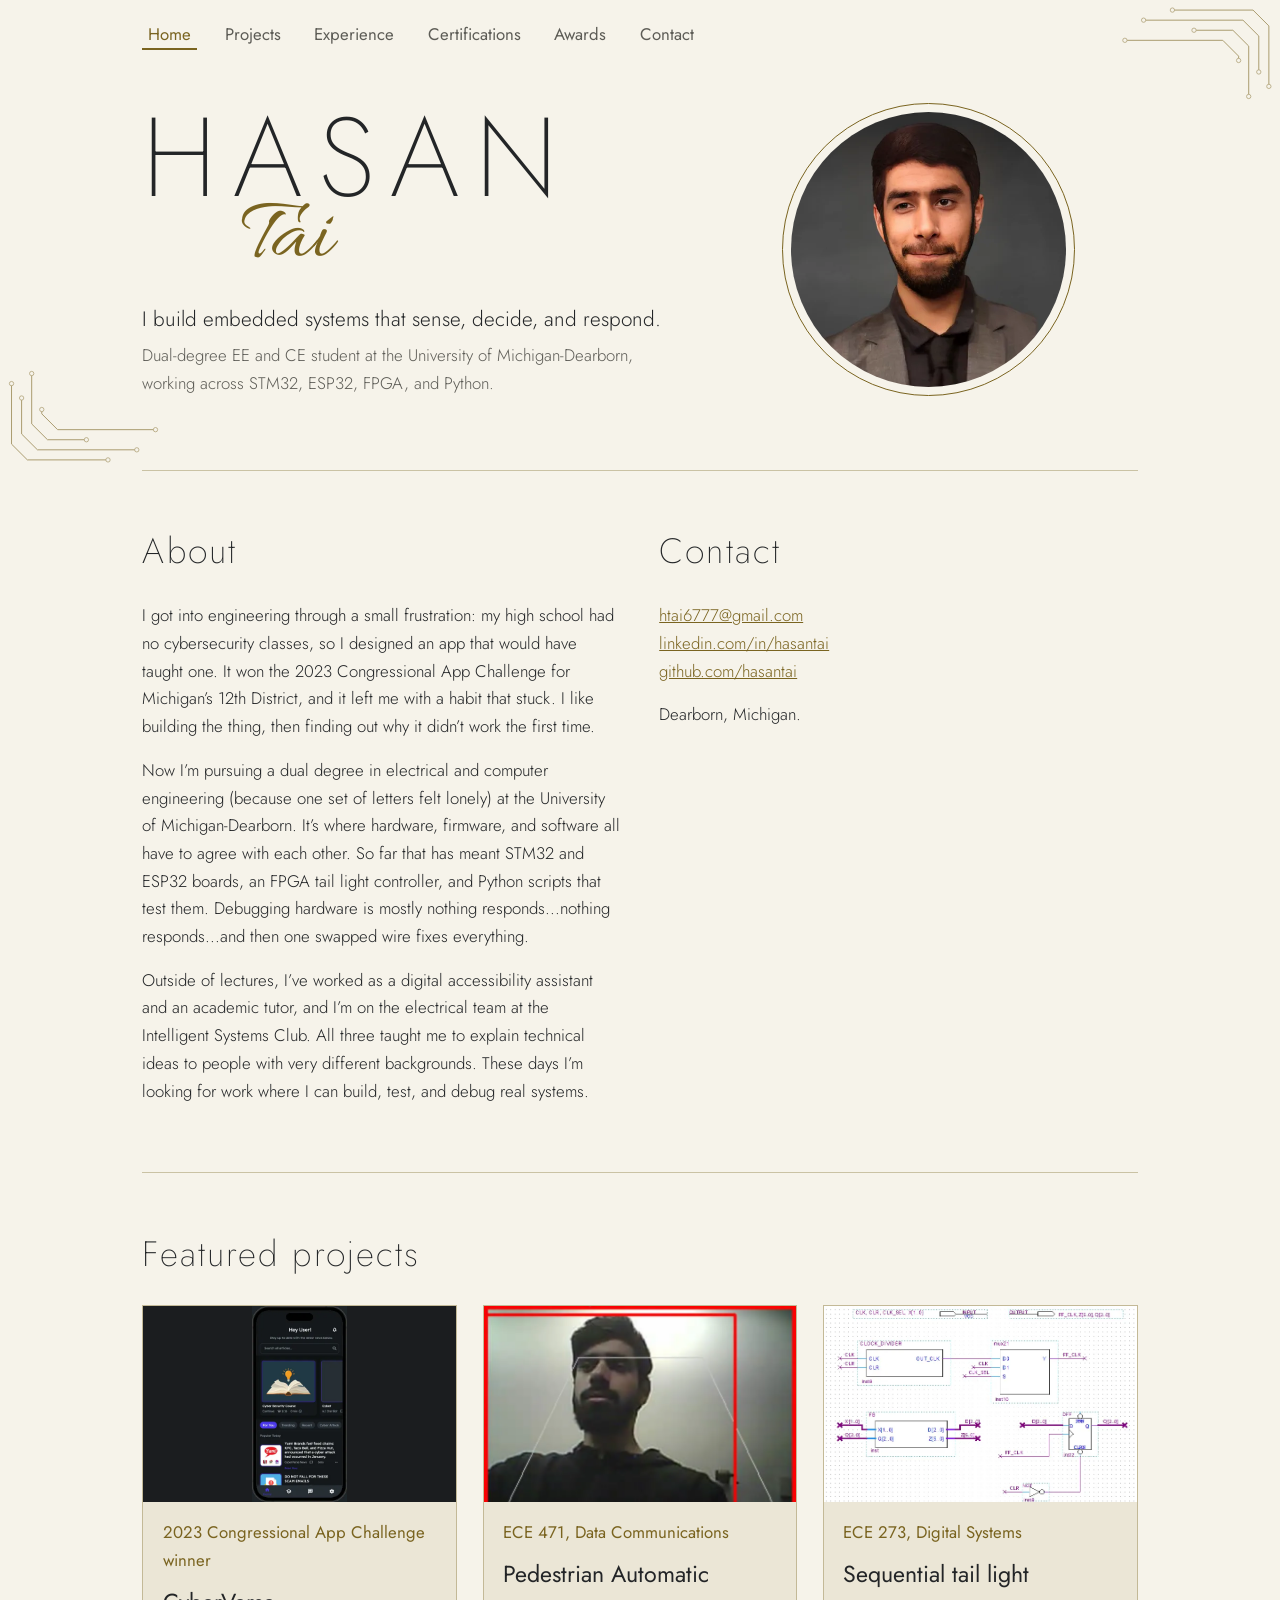
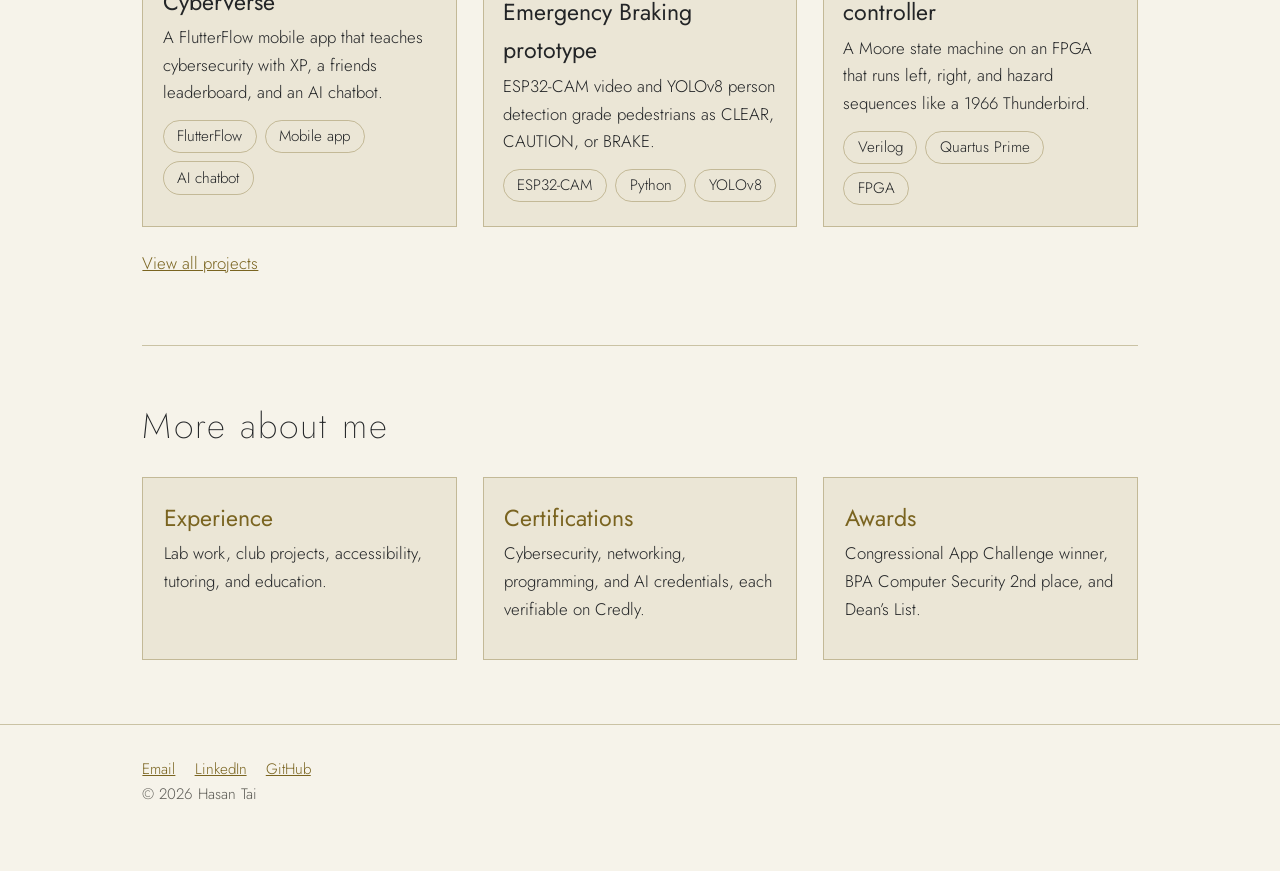
<file: index.html>
<!DOCTYPE html>
<html lang="en"><head><meta charset="utf-8">
<meta name="viewport" content="width=device-width, initial-scale=1, viewport-fit=cover">
<title>Hasan Tai | Electrical and Computer Engineering</title><meta name="description" content="Hasan Tai is a dual-degree Electrical and Computer Engineering student at the University of Michigan-Dearborn building embedded systems with STM32, ESP32, FPGA, and Python."><meta property="og:title" content="Hasan Tai | Electrical and Computer Engineering"><meta property="og:description" content="Hasan Tai is a dual-degree Electrical and Computer Engineering student at the University of Michigan-Dearborn building embedded systems with STM32, ESP32, FPGA, and Python."><meta property="og:type" content="website"><meta name="theme-color" content="#1f2123">
<link rel="icon" href="data:image/svg+xml,%3Csvg xmlns='http://www.w3.org/2000/svg' viewBox='0 0 100 100'%3E%3Ctext y='.9em' font-size='90'%3E%E2%9A%A1%3C/text%3E%3C/svg%3E">
<link rel="preconnect" href="https://fonts.googleapis.com"><link rel="preconnect" href="https://fonts.gstatic.com" crossorigin>
<link href="https://fonts.googleapis.com/css2?family=Allura&family=Jost:wght@200;300;400;500&display=swap" rel="stylesheet">
<link rel="stylesheet" href="assets/style.css"></head><body>
<div class="top"><svg class="cn a" viewBox="0 0 320 150" aria-hidden="true"><path d="M170 14H282L304 36V120"/><path d="M130 28H268L290 50V100"/><path d="M200 42H254L276 64V134"/><path d="M104 56H240L262 78V84"/><circle cx="170" cy="14" r="3"/><circle cx="304" cy="120" r="3"/><circle cx="130" cy="28" r="3"/><circle cx="290" cy="100" r="3"/><circle cx="200" cy="42" r="3"/><circle cx="276" cy="134" r="3"/><circle cx="104" cy="56" r="3"/><circle cx="262" cy="84" r="3"/></svg><svg class="cn b" viewBox="0 0 320 150" aria-hidden="true"><path d="M170 14H282L304 36V120"/><path d="M130 28H268L290 50V100"/><path d="M200 42H254L276 64V134"/><path d="M104 56H240L262 78V84"/><circle cx="170" cy="14" r="3"/><circle cx="304" cy="120" r="3"/><circle cx="130" cy="28" r="3"/><circle cx="290" cy="100" r="3"/><circle cx="200" cy="42" r="3"/><circle cx="276" cy="134" r="3"/><circle cx="104" cy="56" r="3"/><circle cx="262" cy="84" r="3"/></svg><div class="w">
<nav aria-label="Site"><a href="index.html" aria-current="page">Home</a><a href="projects/index.html">Projects</a><a href="experience.html">Experience</a><a href="certifications.html">Certifications</a><a href="awards.html">Awards</a><a href="index.html#contact">Contact</a></nav>
<header class="hero">
<div><h1>HASAN<span class="s">Tai</span></h1>
<p class="tag">I build embedded systems that sense, decide, and respond.</p>
<p class="sub">Dual-degree EE and CE student at the University of Michigan-Dearborn, working across STM32, ESP32, FPGA, and Python.</p></div>
<div class="ph"><img class="me" src="assets/img/headshot.webp" alt="Portrait of Hasan Tai in a gray blazer"><svg class="tr" viewBox="0 0 300 300" aria-hidden="true"><path d="M273 64H322L344 86H430"/><path d="M300 150H400"/><path d="M265 246H300L322 224H410"/><path d="M27 64H-22L-44 86H-130"/><path d="M0 150H-100"/><path d="M35 246H0L-22 224H-110"/><circle cx="430" cy="86" r="4"/><circle cx="400" cy="150" r="4"/><circle cx="410" cy="224" r="4"/><circle cx="-130" cy="86" r="4"/><circle cx="-100" cy="150" r="4"/><circle cx="-110" cy="224" r="4"/></svg></div>
</header>
</div></div>
<div class="w">

<section id="about"><div class="two"><div><h2>About</h2><p>I got into engineering through a small frustration: my high school had no cybersecurity classes, so I designed an app that would have taught one. It won the 2023 Congressional App Challenge for Michigan’s 12th District, and it left me with a habit that stuck. I like building the thing, then finding out why it didn’t work the first time.</p>
<p>Now I’m pursuing a dual degree in electrical and computer engineering (because one set of letters felt lonely) at the University of Michigan-Dearborn. It’s where hardware, firmware, and software all have to agree with each other. So far that has meant STM32 and ESP32 boards, an FPGA tail light controller, and Python scripts that test them. Debugging hardware is mostly nothing responds...nothing responds...and then one swapped wire fixes everything.</p>
<p>Outside of lectures, I’ve worked as a digital accessibility assistant and an academic tutor, and I’m on the electrical team at the Intelligent Systems Club. All three taught me to explain technical ideas to people with very different backgrounds. These days I’m looking for work where I can build, test, and debug real systems.</p></div><div id="contact"><h2>Contact</h2><p><a href="mailto:htai6777@gmail.com">htai6777@gmail.com</a><br><a href="https://www.linkedin.com/in/hasantai">linkedin.com/in/hasantai</a><br><a href="https://github.com/hasantai">github.com/hasantai</a></p><p>Dearborn, Michigan.</p></div></div></section>

<section id="projects"><h2>Featured projects</h2>
<div class="cards">
<a class="card" href="projects/cyberverse.html"><div class="th c"><img src="assets/img/cv_home.webp" alt="" loading="lazy"></div><div class="bd"><p class="meta">2023 Congressional App Challenge winner</p><h3>CyberVerse</h3><p>A FlutterFlow mobile app that teaches cybersecurity with XP, a friends leaderboard, and an AI chatbot.</p><ul class="tags"><li>FlutterFlow</li><li>Mobile app</li><li>AI chatbot</li></ul></div></a>
<a class="card" href="projects/paeb.html"><div class="th"><img src="assets/img/paeb_brake.webp" alt="" loading="lazy"></div><div class="bd"><p class="meta">ECE 471, Data Communications</p><h3>Pedestrian Automatic Emergency Braking prototype</h3><p>ESP32-CAM video and YOLOv8 person detection grade pedestrians as CLEAR, CAUTION, or BRAKE.</p><ul class="tags"><li>ESP32-CAM</li><li>Python</li><li>YOLOv8</li></ul></div></a>
<a class="card" href="projects/tail-light-controller.html"><div class="th"><img src="assets/img/tl_circuit.webp" alt="" loading="lazy"></div><div class="bd"><p class="meta">ECE 273, Digital Systems</p><h3>Sequential tail light controller</h3><p>A Moore state machine on an FPGA that runs left, right, and hazard sequences like a 1966 Thunderbird.</p><ul class="tags"><li>Verilog</li><li>Quartus Prime</li><li>FPGA</li></ul></div></a>
</div>
<p style="margin-top:1.4rem"><a href="projects/index.html">View all projects</a></p></section>

<section id="explore"><h2>More about me</h2>
<div class="cards three">
<a class="card link" href="experience.html"><div class="bd"><h3>Experience</h3><p>Lab work, club projects, accessibility, tutoring, and education.</p></div></a>
<a class="card link" href="certifications.html"><div class="bd"><h3>Certifications</h3><p>Cybersecurity, networking, programming, and AI credentials, each verifiable on Credly.</p></div></a>
<a class="card link" href="awards.html"><div class="bd"><h3>Awards</h3><p>Congressional App Challenge winner, BPA Computer Security 2nd place, and Dean’s List.</p></div></a>
</div></section>


</div>
<footer class="ft"><div class="w"><a href="mailto:htai6777@gmail.com">Email</a><a href="https://www.linkedin.com/in/hasantai">LinkedIn</a><a href="https://github.com/hasantai">GitHub</a><p>© 2026 Hasan Tai</p></div></footer>
</body></html>
</file>
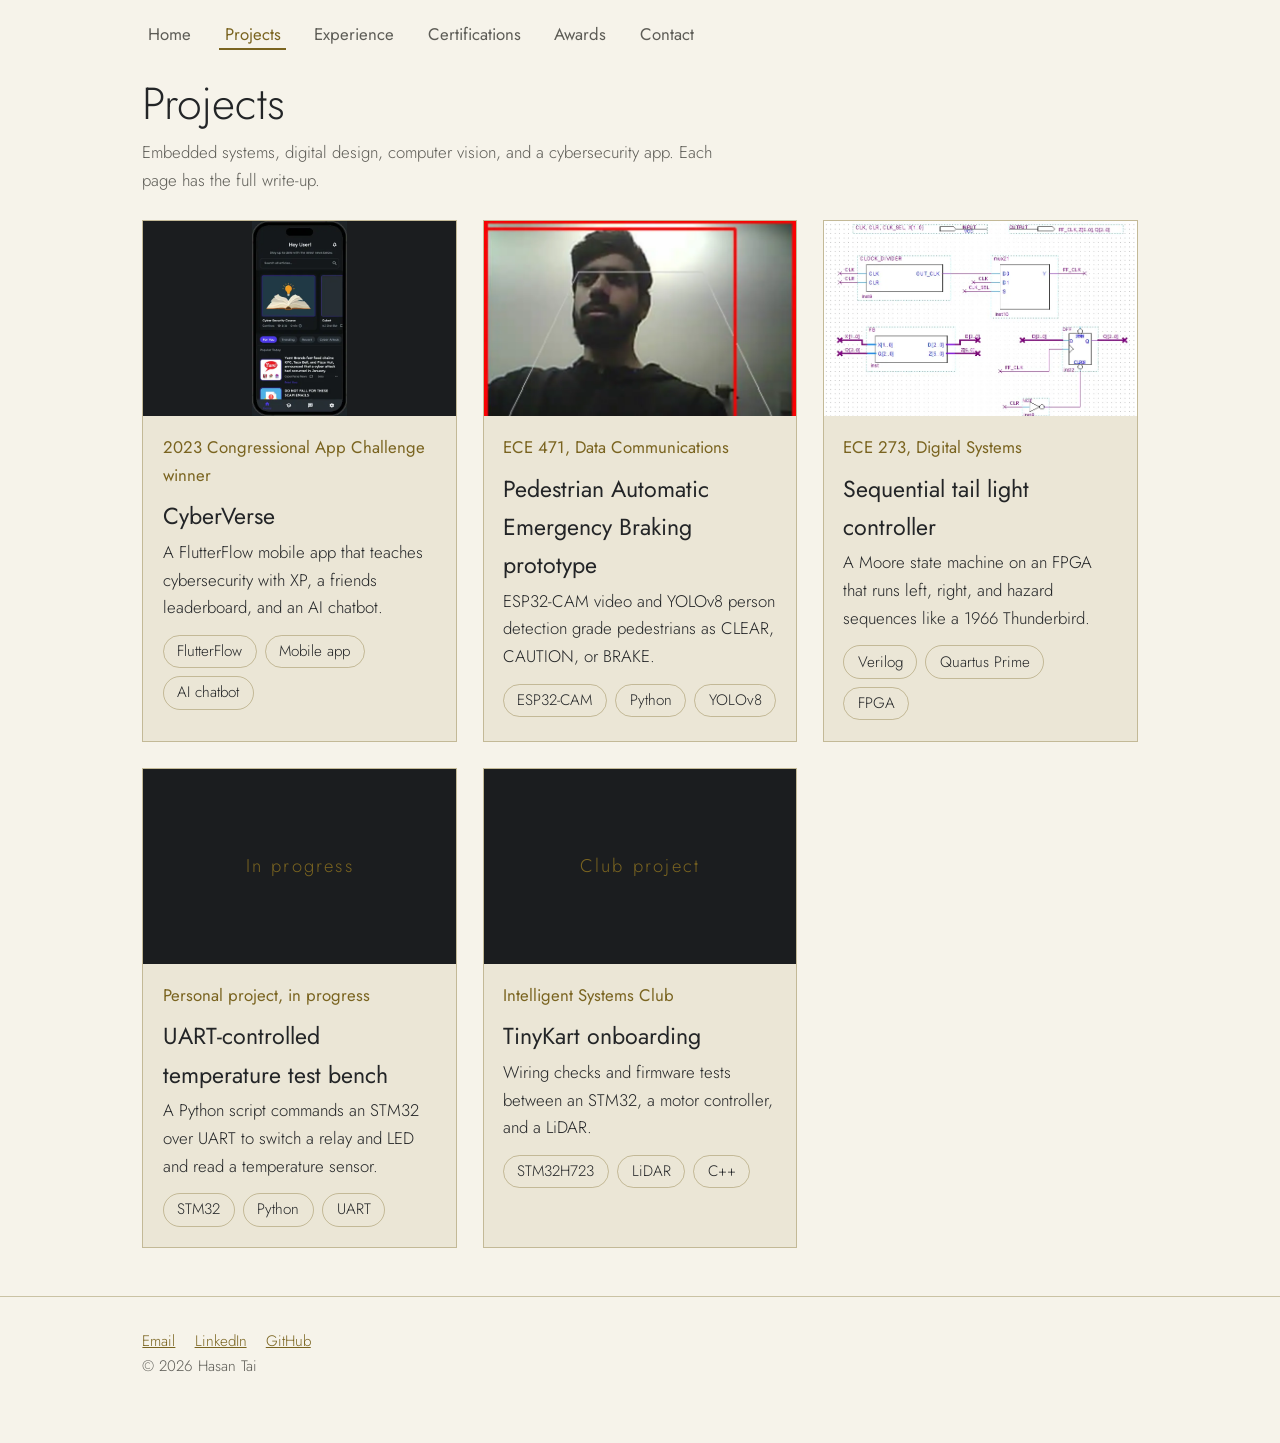
<file: projects/index.html>
<!DOCTYPE html>
<html lang="en"><head><meta charset="utf-8">
<meta name="viewport" content="width=device-width, initial-scale=1, viewport-fit=cover">
<title>Projects | Hasan Tai</title><meta name="description" content="Embedded systems, FPGA, computer vision, and mobile app projects by Hasan Tai."><meta property="og:title" content="Projects | Hasan Tai"><meta property="og:description" content="Embedded systems, FPGA, computer vision, and mobile app projects by Hasan Tai."><meta property="og:type" content="website"><meta name="theme-color" content="#1f2123">
<link rel="icon" href="data:image/svg+xml,%3Csvg xmlns='http://www.w3.org/2000/svg' viewBox='0 0 100 100'%3E%3Ctext y='.9em' font-size='90'%3E%E2%9A%A1%3C/text%3E%3C/svg%3E">
<link rel="preconnect" href="https://fonts.googleapis.com"><link rel="preconnect" href="https://fonts.gstatic.com" crossorigin>
<link href="https://fonts.googleapis.com/css2?family=Allura&family=Jost:wght@200;300;400;500&display=swap" rel="stylesheet">
<link rel="stylesheet" href="../assets/style.css"></head><body>
<div class="top"><div class="w"><nav aria-label="Site"><a href="../index.html">Home</a><a href="../projects/index.html" aria-current="page">Projects</a><a href="../experience.html">Experience</a><a href="../certifications.html">Certifications</a><a href="../awards.html">Awards</a><a href="../index.html#contact">Contact</a></nav></div></div>
<div class="w"><main class="pg"><h1 class="pt">Projects</h1><p class="lead">Embedded systems, digital design, computer vision, and a cybersecurity app. Each page has the full write-up.</p>
<div class="cards">
<a class="card" href="cyberverse.html"><div class="th c"><img src="../assets/img/cv_home.webp" alt="" loading="lazy"></div><div class="bd"><p class="meta">2023 Congressional App Challenge winner</p><h3>CyberVerse</h3><p>A FlutterFlow mobile app that teaches cybersecurity with XP, a friends leaderboard, and an AI chatbot.</p><ul class="tags"><li>FlutterFlow</li><li>Mobile app</li><li>AI chatbot</li></ul></div></a>
<a class="card" href="paeb.html"><div class="th"><img src="../assets/img/paeb_brake.webp" alt="" loading="lazy"></div><div class="bd"><p class="meta">ECE 471, Data Communications</p><h3>Pedestrian Automatic Emergency Braking prototype</h3><p>ESP32-CAM video and YOLOv8 person detection grade pedestrians as CLEAR, CAUTION, or BRAKE.</p><ul class="tags"><li>ESP32-CAM</li><li>Python</li><li>YOLOv8</li></ul></div></a>
<a class="card" href="tail-light-controller.html"><div class="th"><img src="../assets/img/tl_circuit.webp" alt="" loading="lazy"></div><div class="bd"><p class="meta">ECE 273, Digital Systems</p><h3>Sequential tail light controller</h3><p>A Moore state machine on an FPGA that runs left, right, and hazard sequences like a 1966 Thunderbird.</p><ul class="tags"><li>Verilog</li><li>Quartus Prime</li><li>FPGA</li></ul></div></a>
<a class="card" href="uart-test-bench.html"><div class="th"><div class="no">In progress</div></div><div class="bd"><p class="meta">Personal project, in progress</p><h3>UART-controlled temperature test bench</h3><p>A Python script commands an STM32 over UART to switch a relay and LED and read a temperature sensor.</p><ul class="tags"><li>STM32</li><li>Python</li><li>UART</li></ul></div></a>
<a class="card" href="tinykart.html"><div class="th"><div class="no">Club project</div></div><div class="bd"><p class="meta">Intelligent Systems Club</p><h3>TinyKart onboarding</h3><p>Wiring checks and firmware tests between an STM32, a motor controller, and a LiDAR.</p><ul class="tags"><li>STM32H723</li><li>LiDAR</li><li>C++</li></ul></div></a>
</div></main></div>
<footer class="ft"><div class="w"><a href="mailto:htai6777@gmail.com">Email</a><a href="https://www.linkedin.com/in/hasantai">LinkedIn</a><a href="https://github.com/hasantai">GitHub</a><p>© 2026 Hasan Tai</p></div></footer>
</body></html>
</file>
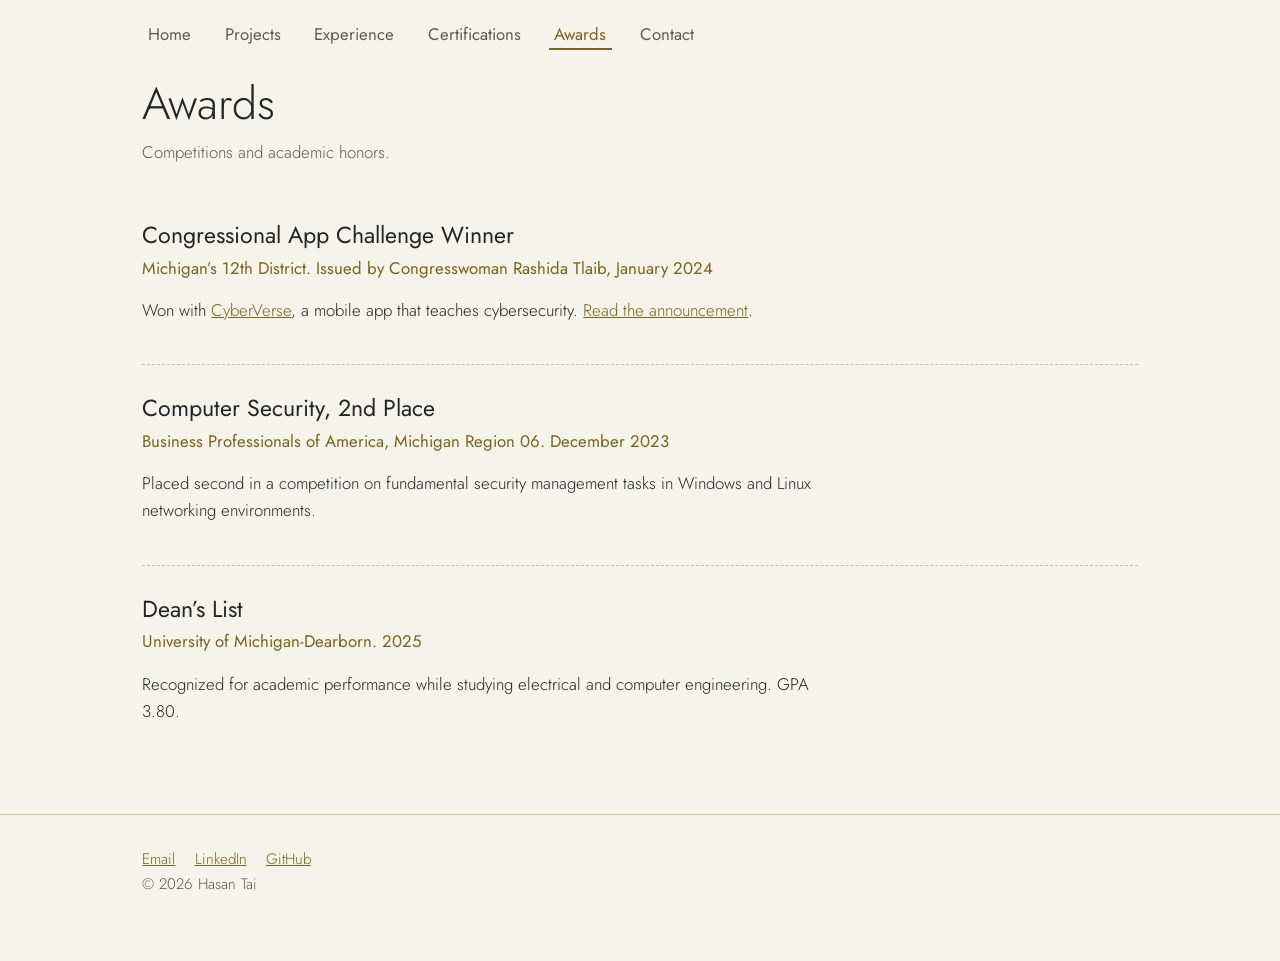
<file: awards.html>
<!DOCTYPE html>
<html lang="en"><head><meta charset="utf-8">
<meta name="viewport" content="width=device-width, initial-scale=1, viewport-fit=cover">
<title>Awards | Hasan Tai</title><meta name="description" content="Awards and honors earned by Hasan Tai: Congressional App Challenge winner, BPA Computer Security 2nd place, Dean’s List."><meta property="og:title" content="Awards | Hasan Tai"><meta property="og:description" content="Awards and honors earned by Hasan Tai: Congressional App Challenge winner, BPA Computer Security 2nd place, Dean’s List."><meta property="og:type" content="website"><meta name="theme-color" content="#1f2123">
<link rel="icon" href="data:image/svg+xml,%3Csvg xmlns='http://www.w3.org/2000/svg' viewBox='0 0 100 100'%3E%3Ctext y='.9em' font-size='90'%3E%E2%9A%A1%3C/text%3E%3C/svg%3E">
<link rel="preconnect" href="https://fonts.googleapis.com"><link rel="preconnect" href="https://fonts.gstatic.com" crossorigin>
<link href="https://fonts.googleapis.com/css2?family=Allura&family=Jost:wght@200;300;400;500&display=swap" rel="stylesheet">
<link rel="stylesheet" href="assets/style.css"></head><body>
<div class="top"><div class="w"><nav aria-label="Site"><a href="index.html">Home</a><a href="projects/index.html">Projects</a><a href="experience.html">Experience</a><a href="certifications.html">Certifications</a><a href="awards.html" aria-current="page">Awards</a><a href="index.html#contact">Contact</a></nav></div></div>
<div class="w"><main class="pg"><h1 class="pt">Awards</h1><p class="lead">Competitions and academic honors.</p>
<div class="item"><h3>Congressional App Challenge Winner</h3><p class="meta">Michigan’s 12th District. Issued by Congresswoman Rashida Tlaib, January 2024</p><p>Won with <a href="projects/cyberverse.html">CyberVerse</a>, a mobile app that teaches cybersecurity. <a href="https://www.congressionalappchallenge.us/23-mi12/">Read the announcement</a>.</p></div>
<div class="item"><h3>Computer Security, 2nd Place</h3><p class="meta">Business Professionals of America, Michigan Region 06. December 2023</p><p>Placed second in a competition on fundamental security management tasks in Windows and Linux networking environments.</p></div>
<div class="item"><h3>Dean’s List</h3><p class="meta">University of Michigan-Dearborn. 2025</p><p>Recognized for academic performance while studying electrical and computer engineering. GPA 3.80.</p></div>
</main></div>
<footer class="ft"><div class="w"><a href="mailto:htai6777@gmail.com">Email</a><a href="https://www.linkedin.com/in/hasantai">LinkedIn</a><a href="https://github.com/hasantai">GitHub</a><p>© 2026 Hasan Tai</p></div></footer>
</body></html>
</file>
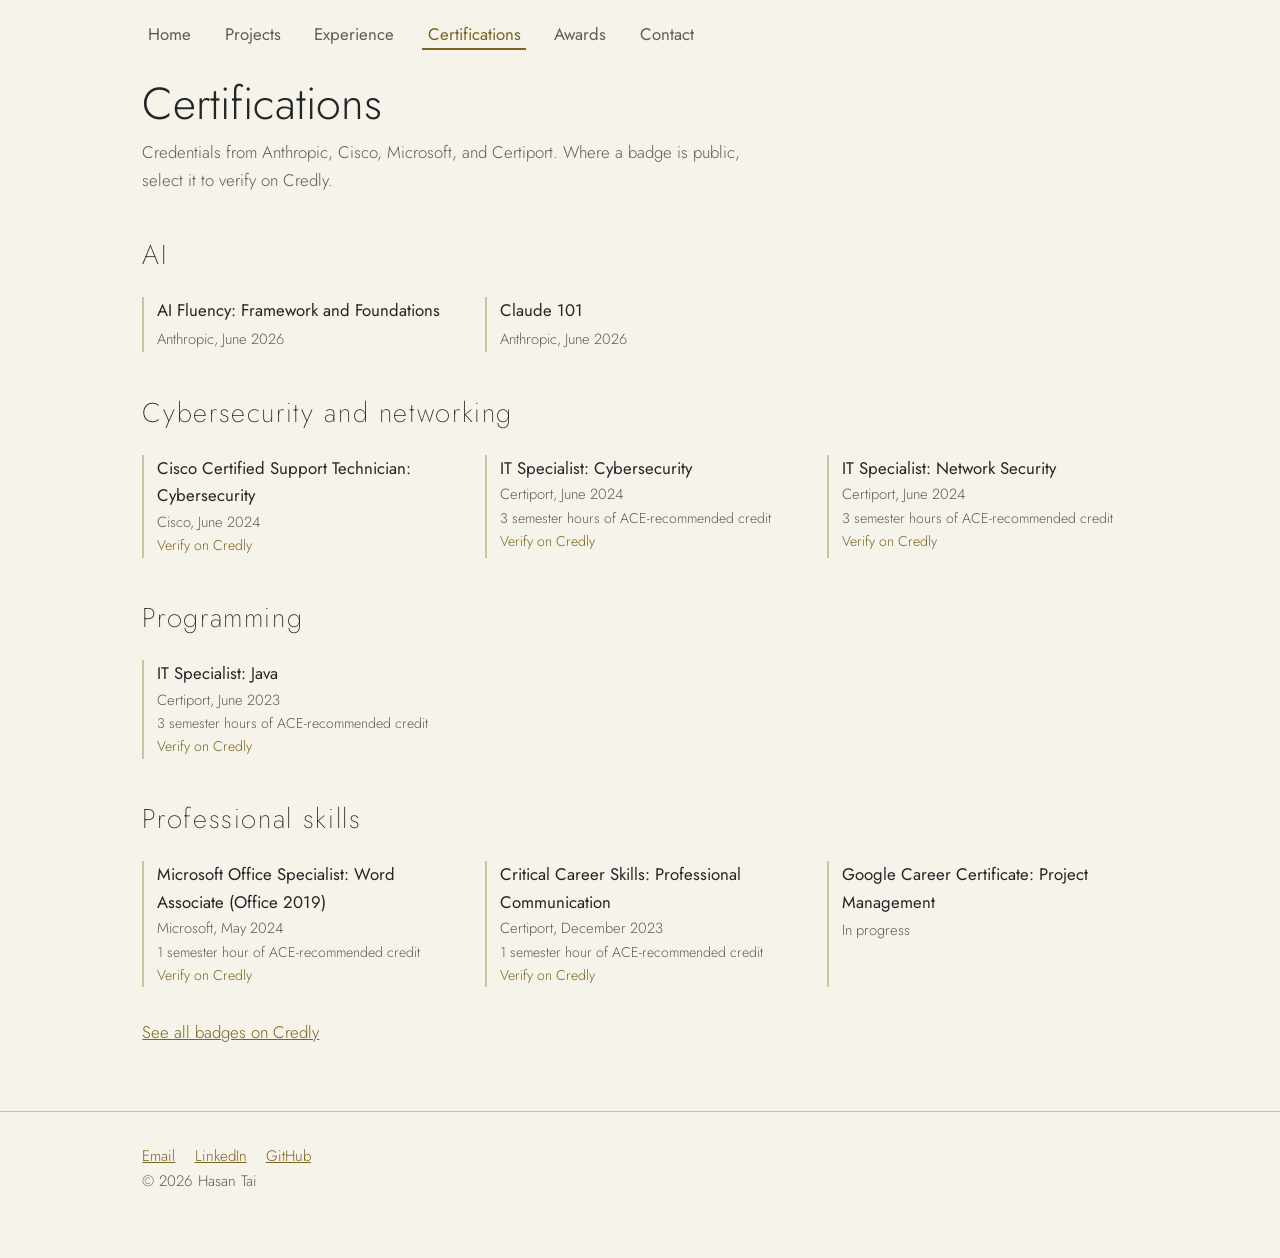
<file: certifications.html>
<!DOCTYPE html>
<html lang="en"><head><meta charset="utf-8">
<meta name="viewport" content="width=device-width, initial-scale=1, viewport-fit=cover">
<title>Certifications | Hasan Tai</title><meta name="description" content="Cybersecurity, networking, programming, and AI certifications earned by Hasan Tai, verifiable on Credly."><meta property="og:title" content="Certifications | Hasan Tai"><meta property="og:description" content="Cybersecurity, networking, programming, and AI certifications earned by Hasan Tai, verifiable on Credly."><meta property="og:type" content="website"><meta name="theme-color" content="#1f2123">
<link rel="icon" href="data:image/svg+xml,%3Csvg xmlns='http://www.w3.org/2000/svg' viewBox='0 0 100 100'%3E%3Ctext y='.9em' font-size='90'%3E%E2%9A%A1%3C/text%3E%3C/svg%3E">
<link rel="preconnect" href="https://fonts.googleapis.com"><link rel="preconnect" href="https://fonts.gstatic.com" crossorigin>
<link href="https://fonts.googleapis.com/css2?family=Allura&family=Jost:wght@200;300;400;500&display=swap" rel="stylesheet">
<link rel="stylesheet" href="assets/style.css"></head><body>
<div class="top"><div class="w"><nav aria-label="Site"><a href="index.html">Home</a><a href="projects/index.html">Projects</a><a href="experience.html">Experience</a><a href="certifications.html" aria-current="page">Certifications</a><a href="awards.html">Awards</a><a href="index.html#contact">Contact</a></nav></div></div>
<div class="w"><main class="pg"><h1 class="pt">Certifications</h1><p class="lead">Credentials from Anthropic, Cisco, Microsoft, and Certiport. Where a badge is public, select it to verify on Credly.</p>
<h2>AI</h2><ul class="certs"><li><b>AI Fluency: Framework and Foundations</b><span>Anthropic, June 2026</span></li><li><b>Claude 101</b><span>Anthropic, June 2026</span></li></ul>
<h2>Cybersecurity and networking</h2><ul class="certs"><li><a href="https://www.credly.com/badges/1781ebbc-64cf-4ce6-87c5-6a6c14140572/public_url" target="_blank" rel="noopener"><b>Cisco Certified Support Technician: Cybersecurity</b><span>Cisco, June 2024</span><span class="v">Verify on Credly</span></a></li><li><a href="https://www.credly.com/badges/a40dacce-fed7-4ee3-9b0d-f9ba901621f7/public_url" target="_blank" rel="noopener"><b>IT Specialist: Cybersecurity</b><span>Certiport, June 2024</span><span class="acr">3 semester hours of ACE-recommended credit</span><span class="v">Verify on Credly</span></a></li><li><a href="https://www.credly.com/badges/4a782a29-2774-49f5-942b-ac4b41df3521/public_url" target="_blank" rel="noopener"><b>IT Specialist: Network Security</b><span>Certiport, June 2024</span><span class="acr">3 semester hours of ACE-recommended credit</span><span class="v">Verify on Credly</span></a></li></ul>
<h2>Programming</h2><ul class="certs"><li><a href="https://www.credly.com/badges/b9e2b8d7-d999-4e66-816c-118376aaf4a8/public_url" target="_blank" rel="noopener"><b>IT Specialist: Java</b><span>Certiport, June 2023</span><span class="acr">3 semester hours of ACE-recommended credit</span><span class="v">Verify on Credly</span></a></li></ul>
<h2>Professional skills</h2><ul class="certs"><li><a href="https://www.credly.com/badges/ce1d585a-f662-41fe-b48f-f94e67f9ab8e/public_url" target="_blank" rel="noopener"><b>Microsoft Office Specialist: Word Associate (Office 2019)</b><span>Microsoft, May 2024</span><span class="acr">1 semester hour of ACE-recommended credit</span><span class="v">Verify on Credly</span></a></li><li><a href="https://www.credly.com/badges/c08a019f-fe75-4df5-b776-da1bc3b2af85/public_url" target="_blank" rel="noopener"><b>Critical Career Skills: Professional Communication</b><span>Certiport, December 2023</span><span class="acr">1 semester hour of ACE-recommended credit</span><span class="v">Verify on Credly</span></a></li><li><b>Google Career Certificate: Project Management</b><span>In progress</span></li></ul>
<p style="margin-top:2rem"><a href="https://www.credly.com/users/hasan-tai" target="_blank" rel="noopener">See all badges on Credly</a></p></main></div>
<footer class="ft"><div class="w"><a href="mailto:htai6777@gmail.com">Email</a><a href="https://www.linkedin.com/in/hasantai">LinkedIn</a><a href="https://github.com/hasantai">GitHub</a><p>© 2026 Hasan Tai</p></div></footer>
</body></html>
</file>
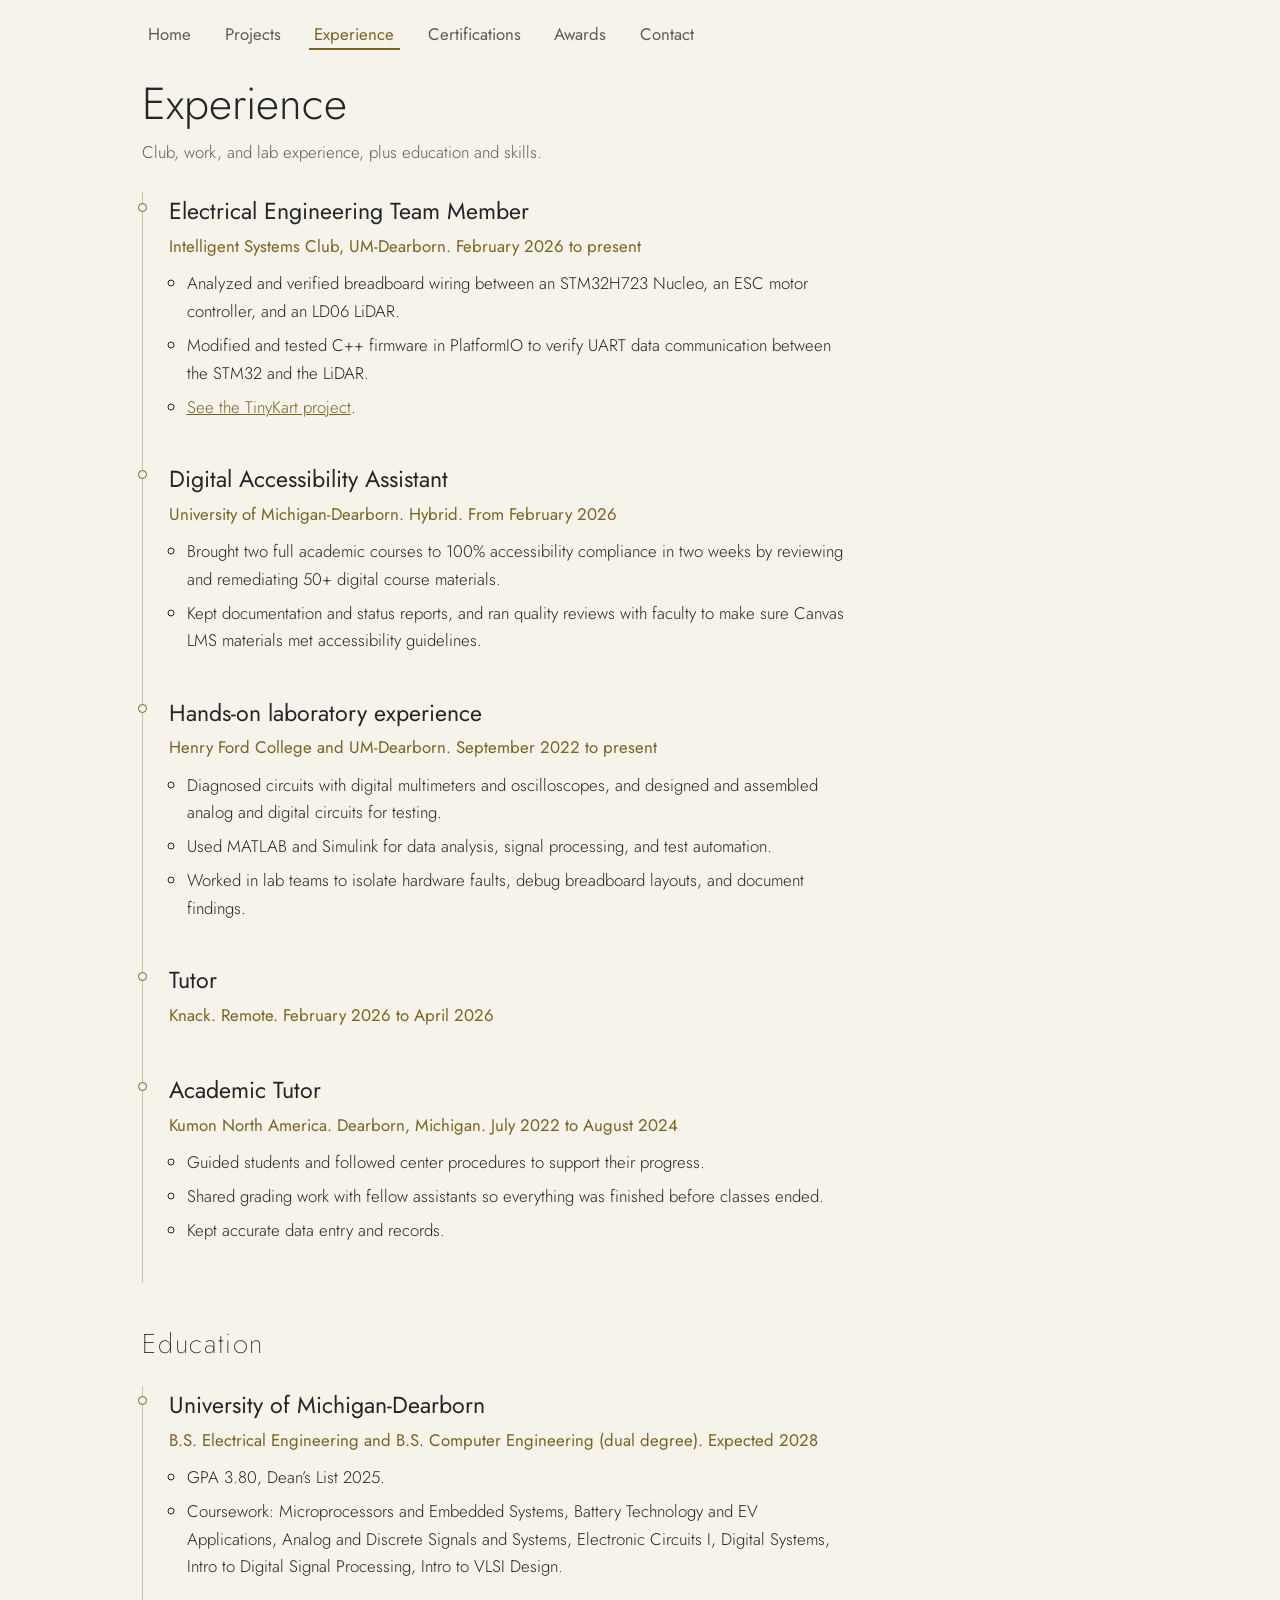
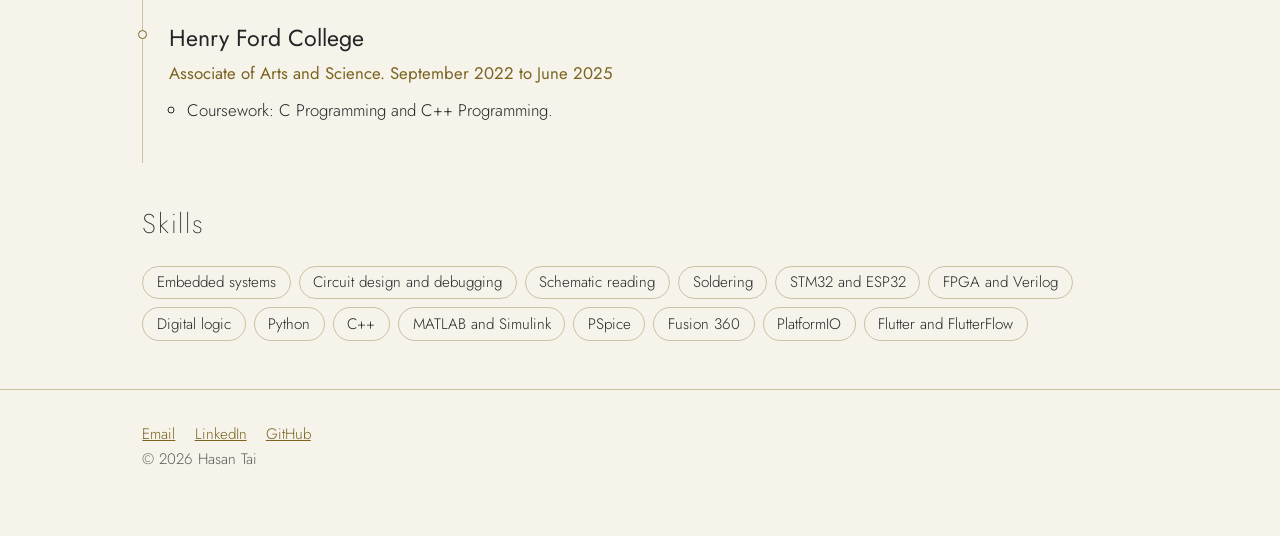
<file: experience.html>
<!DOCTYPE html>
<html lang="en"><head><meta charset="utf-8">
<meta name="viewport" content="width=device-width, initial-scale=1, viewport-fit=cover">
<title>Experience | Hasan Tai</title><meta name="description" content="Experience and education of Hasan Tai: Intelligent Systems Club, digital accessibility, lab work, and tutoring."><meta property="og:title" content="Experience | Hasan Tai"><meta property="og:description" content="Experience and education of Hasan Tai: Intelligent Systems Club, digital accessibility, lab work, and tutoring."><meta property="og:type" content="website"><meta name="theme-color" content="#1f2123">
<link rel="icon" href="data:image/svg+xml,%3Csvg xmlns='http://www.w3.org/2000/svg' viewBox='0 0 100 100'%3E%3Ctext y='.9em' font-size='90'%3E%E2%9A%A1%3C/text%3E%3C/svg%3E">
<link rel="preconnect" href="https://fonts.googleapis.com"><link rel="preconnect" href="https://fonts.gstatic.com" crossorigin>
<link href="https://fonts.googleapis.com/css2?family=Allura&family=Jost:wght@200;300;400;500&display=swap" rel="stylesheet">
<link rel="stylesheet" href="assets/style.css"></head><body>
<div class="top"><div class="w"><nav aria-label="Site"><a href="index.html">Home</a><a href="projects/index.html">Projects</a><a href="experience.html" aria-current="page">Experience</a><a href="certifications.html">Certifications</a><a href="awards.html">Awards</a><a href="index.html#contact">Contact</a></nav></div></div>
<div class="w"><main class="pg"><h1 class="pt">Experience</h1><p class="lead">Club, work, and lab experience, plus education and skills.</p>
<ul class="tl">
<li><h3>Electrical Engineering Team Member</h3><p class="meta">Intelligent Systems Club, UM-Dearborn. February 2026 to present</p><ul class="bl"><li>Analyzed and verified breadboard wiring between an STM32H723 Nucleo, an ESC motor controller, and an LD06 LiDAR.</li><li>Modified and tested C++ firmware in PlatformIO to verify UART data communication between the STM32 and the LiDAR.</li><li><a href="projects/tinykart.html">See the TinyKart project</a>.</li></ul></li>
<li><h3>Digital Accessibility Assistant</h3><p class="meta">University of Michigan-Dearborn. Hybrid. From February 2026</p><ul class="bl"><li>Brought two full academic courses to 100% accessibility compliance in two weeks by reviewing and remediating 50+ digital course materials.</li><li>Kept documentation and status reports, and ran quality reviews with faculty to make sure Canvas LMS materials met accessibility guidelines.</li></ul></li>
<li><h3>Hands-on laboratory experience</h3><p class="meta">Henry Ford College and UM-Dearborn. September 2022 to present</p><ul class="bl"><li>Diagnosed circuits with digital multimeters and oscilloscopes, and designed and assembled analog and digital circuits for testing.</li><li>Used MATLAB and Simulink for data analysis, signal processing, and test automation.</li><li>Worked in lab teams to isolate hardware faults, debug breadboard layouts, and document findings.</li></ul></li>
<li><h3>Tutor</h3><p class="meta">Knack. Remote. February 2026 to April 2026</p></li>
<li><h3>Academic Tutor</h3><p class="meta">Kumon North America. Dearborn, Michigan. July 2022 to August 2024</p><ul class="bl"><li>Guided students and followed center procedures to support their progress.</li><li>Shared grading work with fellow assistants so everything was finished before classes ended.</li><li>Kept accurate data entry and records.</li></ul></li>
</ul>
<h2>Education</h2><ul class="tl">
<li><h3>University of Michigan-Dearborn</h3><p class="meta">B.S. Electrical Engineering and B.S. Computer Engineering (dual degree). Expected 2028</p><ul class="bl"><li>GPA 3.80, Dean’s List 2025.</li><li>Coursework: Microprocessors and Embedded Systems, Battery Technology and EV Applications, Analog and Discrete Signals and Systems, Electronic Circuits I, Digital Systems, Intro to Digital Signal Processing, Intro to VLSI Design.</li></ul></li>
<li><h3>Henry Ford College</h3><p class="meta">Associate of Arts and Science. September 2022 to June 2025</p><ul class="bl"><li>Coursework: C Programming and C++ Programming.</li></ul></li>
</ul>
<h2>Skills</h2><ul class="tags"><li>Embedded systems</li><li>Circuit design and debugging</li><li>Schematic reading</li><li>Soldering</li><li>STM32 and ESP32</li><li>FPGA and Verilog</li><li>Digital logic</li><li>Python</li><li>C++</li><li>MATLAB and Simulink</li><li>PSpice</li><li>Fusion 360</li><li>PlatformIO</li><li>Flutter and FlutterFlow</li></ul></main></div>
<footer class="ft"><div class="w"><a href="mailto:htai6777@gmail.com">Email</a><a href="https://www.linkedin.com/in/hasantai">LinkedIn</a><a href="https://github.com/hasantai">GitHub</a><p>© 2026 Hasan Tai</p></div></footer>
</body></html>
</file>
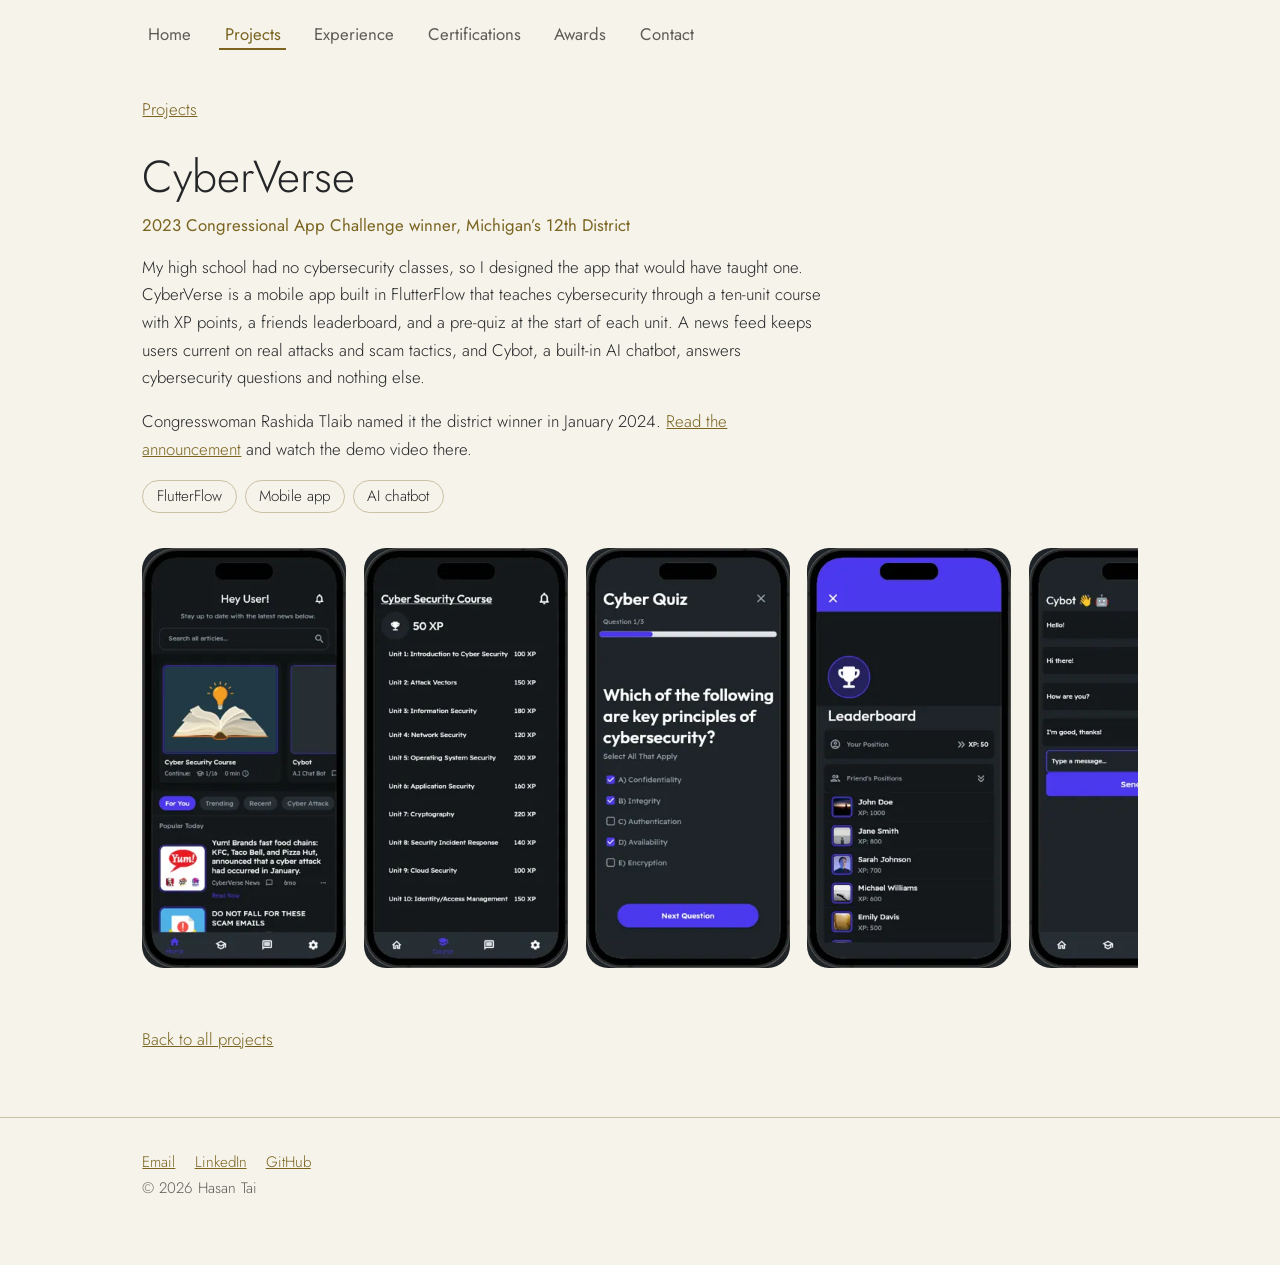
<file: projects/cyberverse.html>
<!DOCTYPE html>
<html lang="en"><head><meta charset="utf-8">
<meta name="viewport" content="width=device-width, initial-scale=1, viewport-fit=cover">
<title>CyberVerse | Hasan Tai</title><meta name="description" content="A FlutterFlow mobile app that teaches cybersecurity with XP, a friends leaderboard, and an AI chatbot."><meta property="og:title" content="CyberVerse | Hasan Tai"><meta property="og:description" content="A FlutterFlow mobile app that teaches cybersecurity with XP, a friends leaderboard, and an AI chatbot."><meta property="og:type" content="website"><meta name="theme-color" content="#1f2123">
<link rel="icon" href="data:image/svg+xml,%3Csvg xmlns='http://www.w3.org/2000/svg' viewBox='0 0 100 100'%3E%3Ctext y='.9em' font-size='90'%3E%E2%9A%A1%3C/text%3E%3C/svg%3E">
<link rel="preconnect" href="https://fonts.googleapis.com"><link rel="preconnect" href="https://fonts.gstatic.com" crossorigin>
<link href="https://fonts.googleapis.com/css2?family=Allura&family=Jost:wght@200;300;400;500&display=swap" rel="stylesheet">
<link rel="stylesheet" href="../assets/style.css"></head><body>
<div class="top"><div class="w"><nav aria-label="Site"><a href="../index.html">Home</a><a href="../projects/index.html" aria-current="page">Projects</a><a href="../experience.html">Experience</a><a href="../certifications.html">Certifications</a><a href="../awards.html">Awards</a><a href="../index.html#contact">Contact</a></nav></div></div>
<div class="w"><main class="pg"><p class="crumb"><a href="index.html">Projects</a></p>
<article class="detail"><div><h1 class="pt">CyberVerse</h1><p class="meta">2023 Congressional App Challenge winner, Michigan’s 12th District</p><p>My high school had no cybersecurity classes, so I designed the app that would have taught one. CyberVerse is a mobile app built in FlutterFlow that teaches cybersecurity through a ten-unit course with XP points, a friends leaderboard, and a pre-quiz at the start of each unit. A news feed keeps users current on real attacks and scam tactics, and Cybot, a built-in AI chatbot, answers cybersecurity questions and nothing else.</p><p>Congresswoman Rashida Tlaib named it the district winner in January 2024. <a href="https://www.congressionalappchallenge.us/23-mi12/">Read the announcement</a> and watch the demo video there.</p><ul class="tags"><li>FlutterFlow</li><li>Mobile app</li><li>AI chatbot</li></ul><div class="phones" tabindex="0" role="region" aria-label="CyberVerse screenshots, scroll sideways">
<img src="../assets/img/cv_home.webp" alt="CyberVerse home screen with news feed, course card, and Cybot card"><img src="../assets/img/cv_course.webp" alt="Course page listing ten cybersecurity units with XP"><img src="../assets/img/cv_quiz.webp" alt="Cyber Quiz with a select-all question on cybersecurity principles"><img src="../assets/img/cv_leader.webp" alt="Leaderboard comparing XP with friends"><img src="../assets/img/cv_bot.webp" alt="Cybot chat screen"><img src="../assets/img/cv_news.webp" alt="News article on scam email protection"><img src="../assets/img/cv_ai.webp" alt="News article on the impact of AI on cybersecurity"><img src="../assets/img/cv_login.webp" alt="Login screen"><img src="../assets/img/cv_signup.webp" alt="Sign-up screen"><img src="../assets/img/cv_settings.webp" alt="Settings screen">
</div></div></article>
<p class="back"><a href="index.html">Back to all projects</a></p></main></div>
<footer class="ft"><div class="w"><a href="mailto:htai6777@gmail.com">Email</a><a href="https://www.linkedin.com/in/hasantai">LinkedIn</a><a href="https://github.com/hasantai">GitHub</a><p>© 2026 Hasan Tai</p></div></footer>
</body></html>
</file>
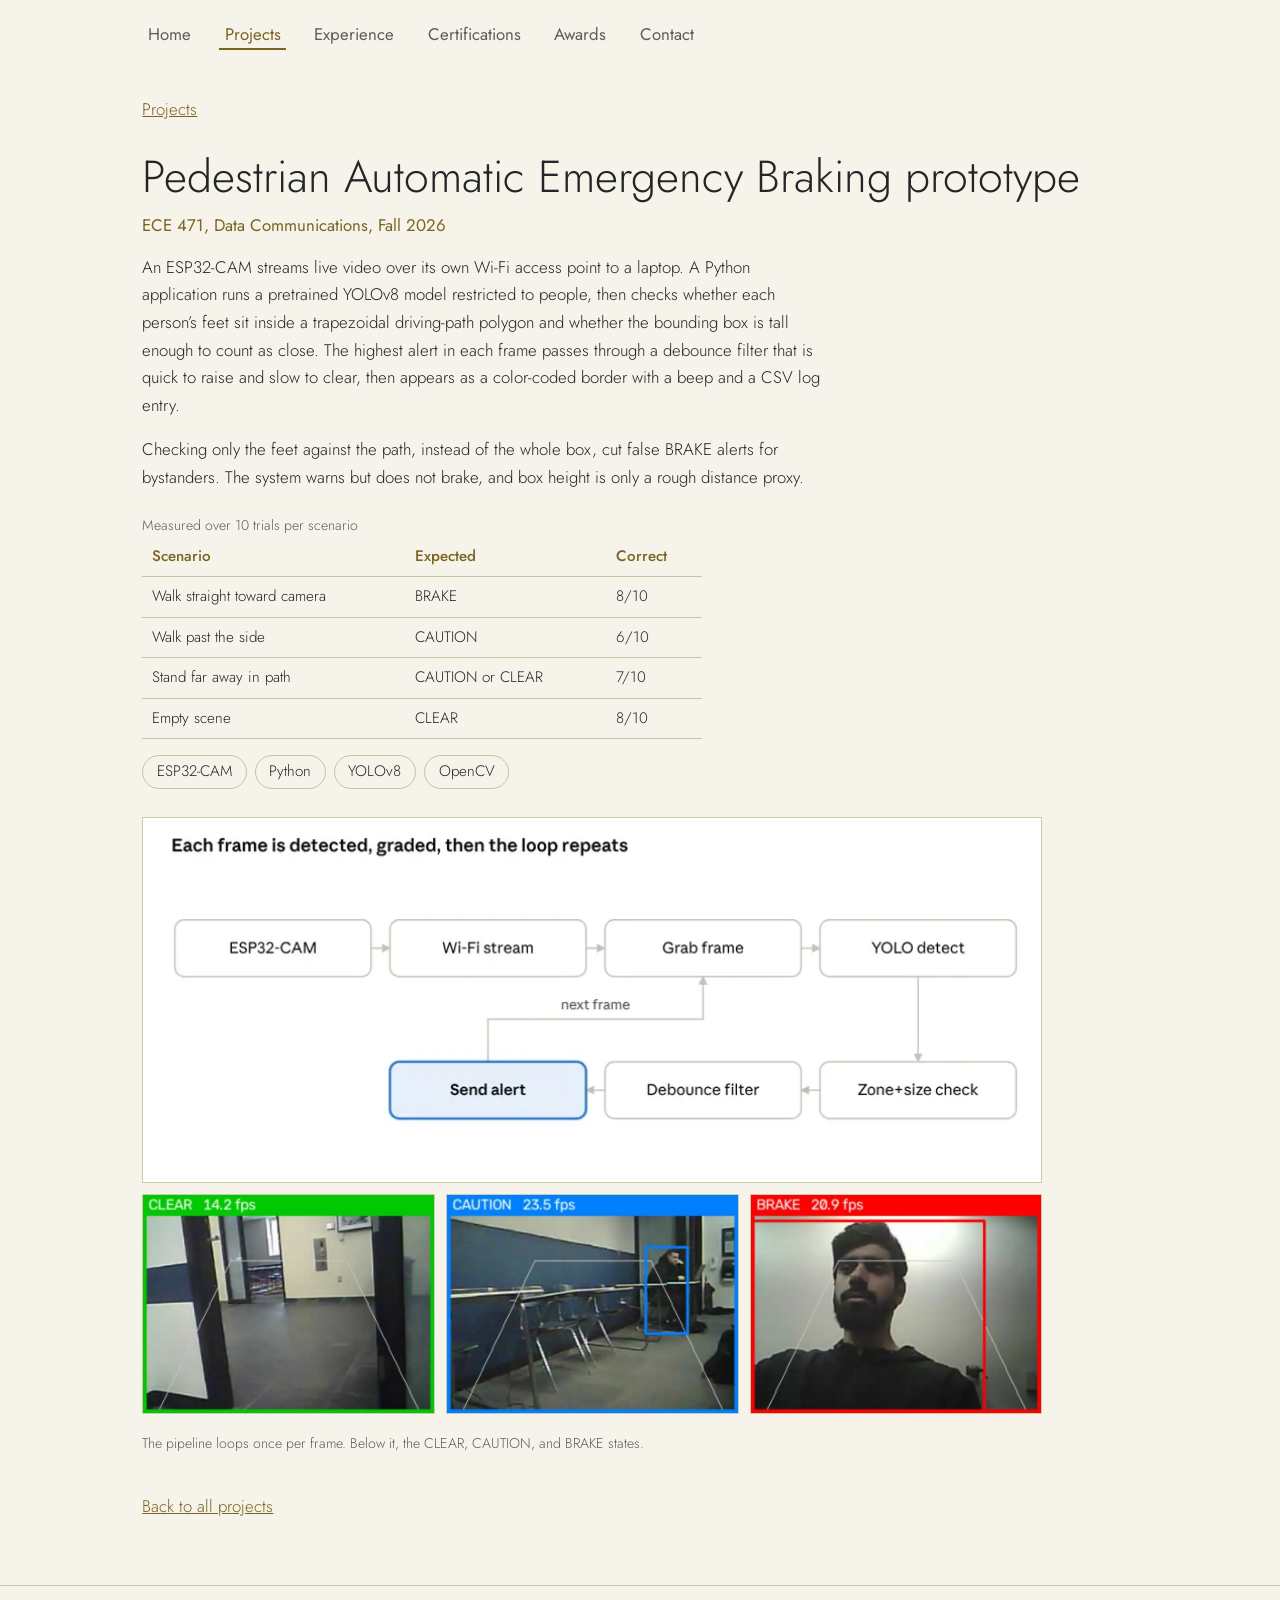
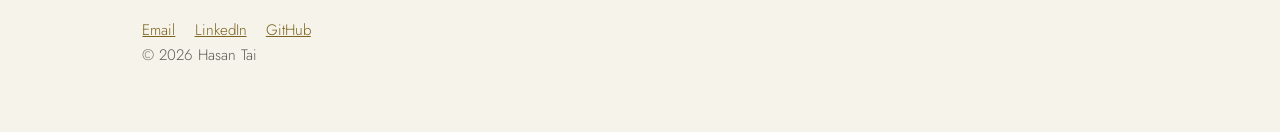
<file: projects/paeb.html>
<!DOCTYPE html>
<html lang="en"><head><meta charset="utf-8">
<meta name="viewport" content="width=device-width, initial-scale=1, viewport-fit=cover">
<title>Pedestrian Automatic Emergency Braking prototype | Hasan Tai</title><meta name="description" content="ESP32-CAM video and YOLOv8 person detection grade pedestrians as CLEAR, CAUTION, or BRAKE."><meta property="og:title" content="Pedestrian Automatic Emergency Braking prototype | Hasan Tai"><meta property="og:description" content="ESP32-CAM video and YOLOv8 person detection grade pedestrians as CLEAR, CAUTION, or BRAKE."><meta property="og:type" content="website"><meta name="theme-color" content="#1f2123">
<link rel="icon" href="data:image/svg+xml,%3Csvg xmlns='http://www.w3.org/2000/svg' viewBox='0 0 100 100'%3E%3Ctext y='.9em' font-size='90'%3E%E2%9A%A1%3C/text%3E%3C/svg%3E">
<link rel="preconnect" href="https://fonts.googleapis.com"><link rel="preconnect" href="https://fonts.gstatic.com" crossorigin>
<link href="https://fonts.googleapis.com/css2?family=Allura&family=Jost:wght@200;300;400;500&display=swap" rel="stylesheet">
<link rel="stylesheet" href="../assets/style.css"></head><body>
<div class="top"><div class="w"><nav aria-label="Site"><a href="../index.html">Home</a><a href="../projects/index.html" aria-current="page">Projects</a><a href="../experience.html">Experience</a><a href="../certifications.html">Certifications</a><a href="../awards.html">Awards</a><a href="../index.html#contact">Contact</a></nav></div></div>
<div class="w"><main class="pg"><p class="crumb"><a href="index.html">Projects</a></p>
<article class="detail"><div><h1 class="pt">Pedestrian Automatic Emergency Braking prototype</h1><p class="meta">ECE 471, Data Communications, Fall 2026</p>
<p>An ESP32-CAM streams live video over its own Wi-Fi access point to a laptop. A Python application runs a pretrained YOLOv8 model restricted to people, then checks whether each person’s feet sit inside a trapezoidal driving-path polygon and whether the bounding box is tall enough to count as close. The highest alert in each frame passes through a debounce filter that is quick to raise and slow to clear, then appears as a color-coded border with a beep and a CSV log entry.</p>
<p>Checking only the feet against the path, instead of the whole box, cut false BRAKE alerts for bystanders. The system warns but does not brake, and box height is only a rough distance proxy.</p>
<table><caption class="cap" style="text-align:left">Measured over 10 trials per scenario</caption><tr><th>Scenario</th><th>Expected</th><th>Correct</th></tr><tr><td>Walk straight toward camera</td><td>BRAKE</td><td>8/10</td></tr><tr><td>Walk past the side</td><td>CAUTION</td><td>6/10</td></tr><tr><td>Stand far away in path</td><td>CAUTION or CLEAR</td><td>7/10</td></tr><tr><td>Empty scene</td><td>CLEAR</td><td>8/10</td></tr></table>
<ul class="tags"><li>ESP32-CAM</li><li>Python</li><li>YOLOv8</li><li>OpenCV</li></ul></div>
<div class="shots"><img src="../assets/img/paeb_diagram.webp" alt="PAEB pipeline: ESP32-CAM, Wi-Fi stream, grab frame, YOLO detect, zone and size check, debounce filter, send alert">
<div class="shots t"><img src="../assets/img/paeb_clear.webp" alt="CLEAR state, green border"><img src="../assets/img/paeb_caution.webp" alt="CAUTION state, blue border"><img src="../assets/img/paeb_brake.webp" alt="BRAKE state, red border"></div>
<p class="cap">The pipeline loops once per frame. Below it, the CLEAR, CAUTION, and BRAKE states.</p></div></article>
<p class="back"><a href="index.html">Back to all projects</a></p></main></div>
<footer class="ft"><div class="w"><a href="mailto:htai6777@gmail.com">Email</a><a href="https://www.linkedin.com/in/hasantai">LinkedIn</a><a href="https://github.com/hasantai">GitHub</a><p>© 2026 Hasan Tai</p></div></footer>
</body></html>
</file>
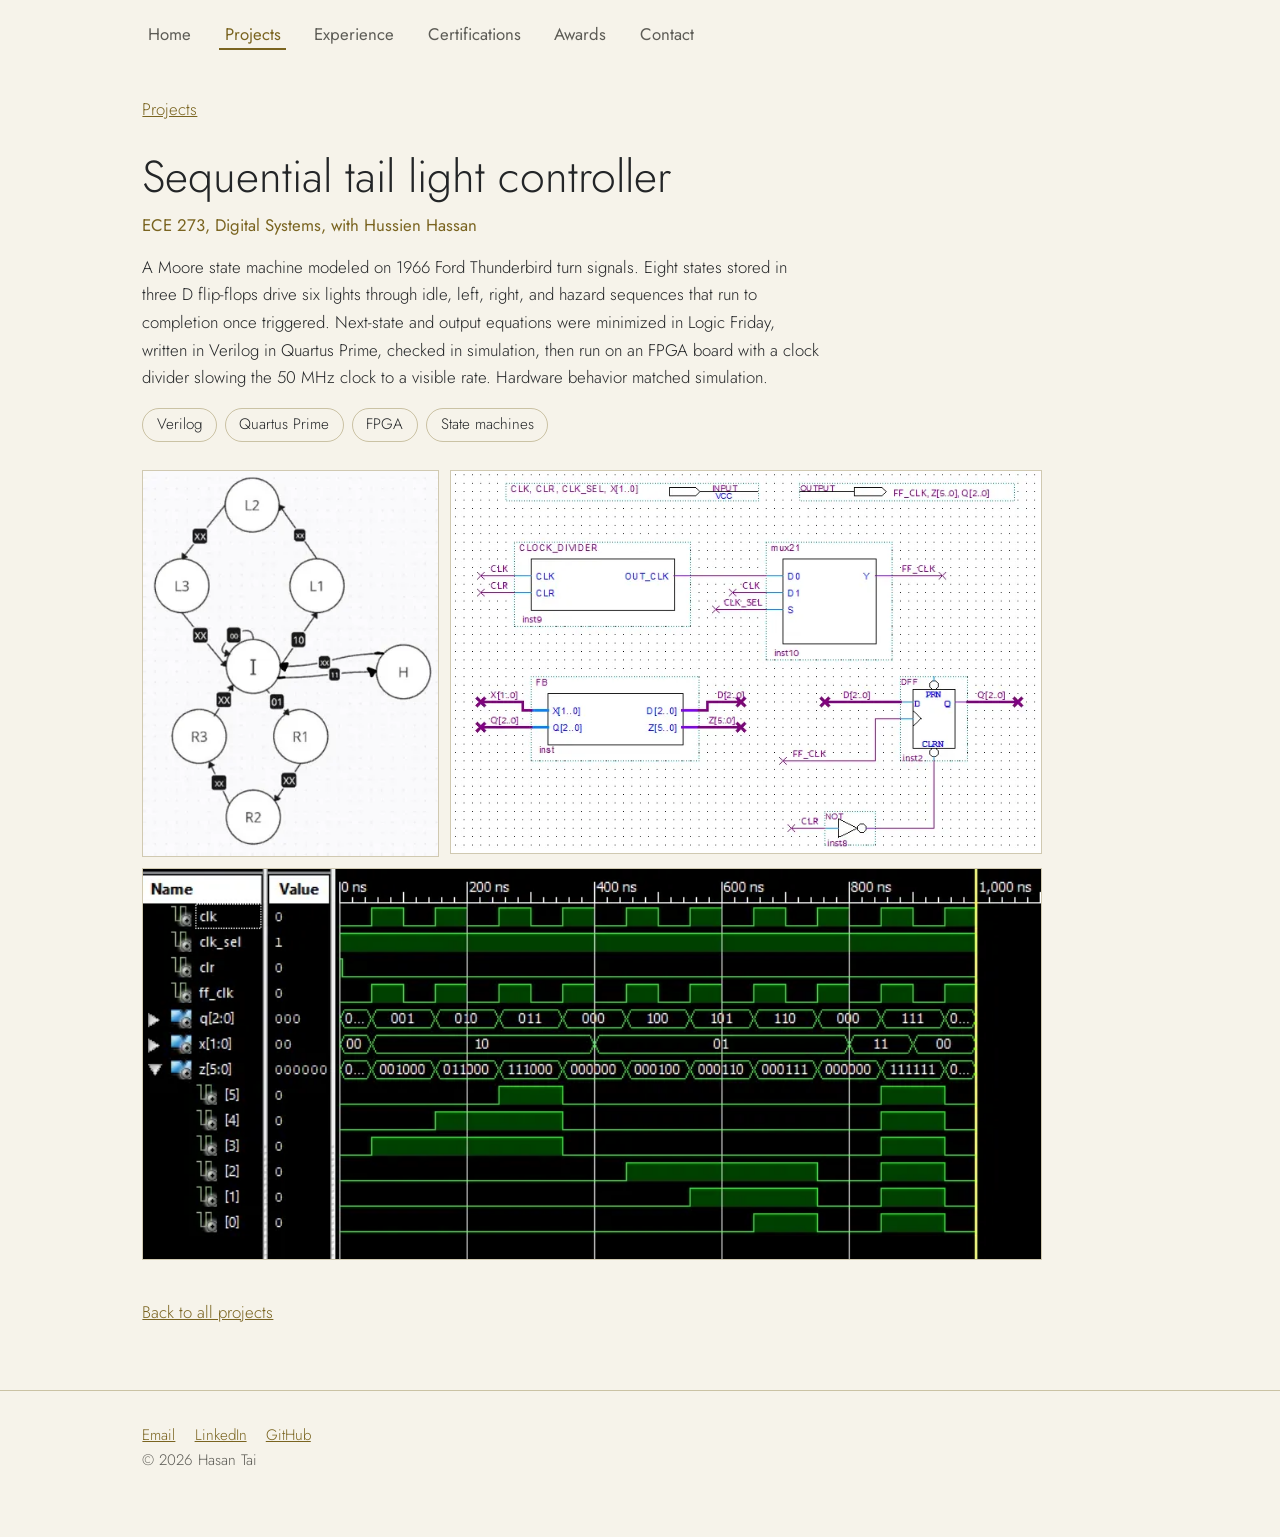
<file: projects/tail-light-controller.html>
<!DOCTYPE html>
<html lang="en"><head><meta charset="utf-8">
<meta name="viewport" content="width=device-width, initial-scale=1, viewport-fit=cover">
<title>Sequential tail light controller | Hasan Tai</title><meta name="description" content="A Moore state machine on an FPGA that runs left, right, and hazard sequences like a 1966 Thunderbird."><meta property="og:title" content="Sequential tail light controller | Hasan Tai"><meta property="og:description" content="A Moore state machine on an FPGA that runs left, right, and hazard sequences like a 1966 Thunderbird."><meta property="og:type" content="website"><meta name="theme-color" content="#1f2123">
<link rel="icon" href="data:image/svg+xml,%3Csvg xmlns='http://www.w3.org/2000/svg' viewBox='0 0 100 100'%3E%3Ctext y='.9em' font-size='90'%3E%E2%9A%A1%3C/text%3E%3C/svg%3E">
<link rel="preconnect" href="https://fonts.googleapis.com"><link rel="preconnect" href="https://fonts.gstatic.com" crossorigin>
<link href="https://fonts.googleapis.com/css2?family=Allura&family=Jost:wght@200;300;400;500&display=swap" rel="stylesheet">
<link rel="stylesheet" href="../assets/style.css"></head><body>
<div class="top"><div class="w"><nav aria-label="Site"><a href="../index.html">Home</a><a href="../projects/index.html" aria-current="page">Projects</a><a href="../experience.html">Experience</a><a href="../certifications.html">Certifications</a><a href="../awards.html">Awards</a><a href="../index.html#contact">Contact</a></nav></div></div>
<div class="w"><main class="pg"><p class="crumb"><a href="index.html">Projects</a></p>
<article class="detail"><div><h1 class="pt">Sequential tail light controller</h1><p class="meta">ECE 273, Digital Systems, with Hussien Hassan</p>
<p>A Moore state machine modeled on 1966 Ford Thunderbird turn signals. Eight states stored in three D flip-flops drive six lights through idle, left, right, and hazard sequences that run to completion once triggered. Next-state and output equations were minimized in Logic Friday, written in Verilog in Quartus Prime, checked in simulation, then run on an FPGA board with a clock divider slowing the 50 MHz clock to a visible rate. Hardware behavior matched simulation.</p>
<ul class="tags"><li>Verilog</li><li>Quartus Prime</li><li>FPGA</li><li>State machines</li></ul></div>
<div class="shots"><div class="shots t" style="grid-template-columns:1fr 2fr"><img src="../assets/img/tl_graph.webp" alt="State graph with idle, L1 to L3, R1 to R3, and hazard states"><img src="../assets/img/tl_circuit.webp" alt="Logic circuit with clock divider, multiplexer, next-state logic, and three D flip-flops"></div><img src="../assets/img/tl_wave.webp" alt="Simulation waveform showing left, right, and hazard sequences"></div></article>
<p class="back"><a href="index.html">Back to all projects</a></p></main></div>
<footer class="ft"><div class="w"><a href="mailto:htai6777@gmail.com">Email</a><a href="https://www.linkedin.com/in/hasantai">LinkedIn</a><a href="https://github.com/hasantai">GitHub</a><p>© 2026 Hasan Tai</p></div></footer>
</body></html>
</file>
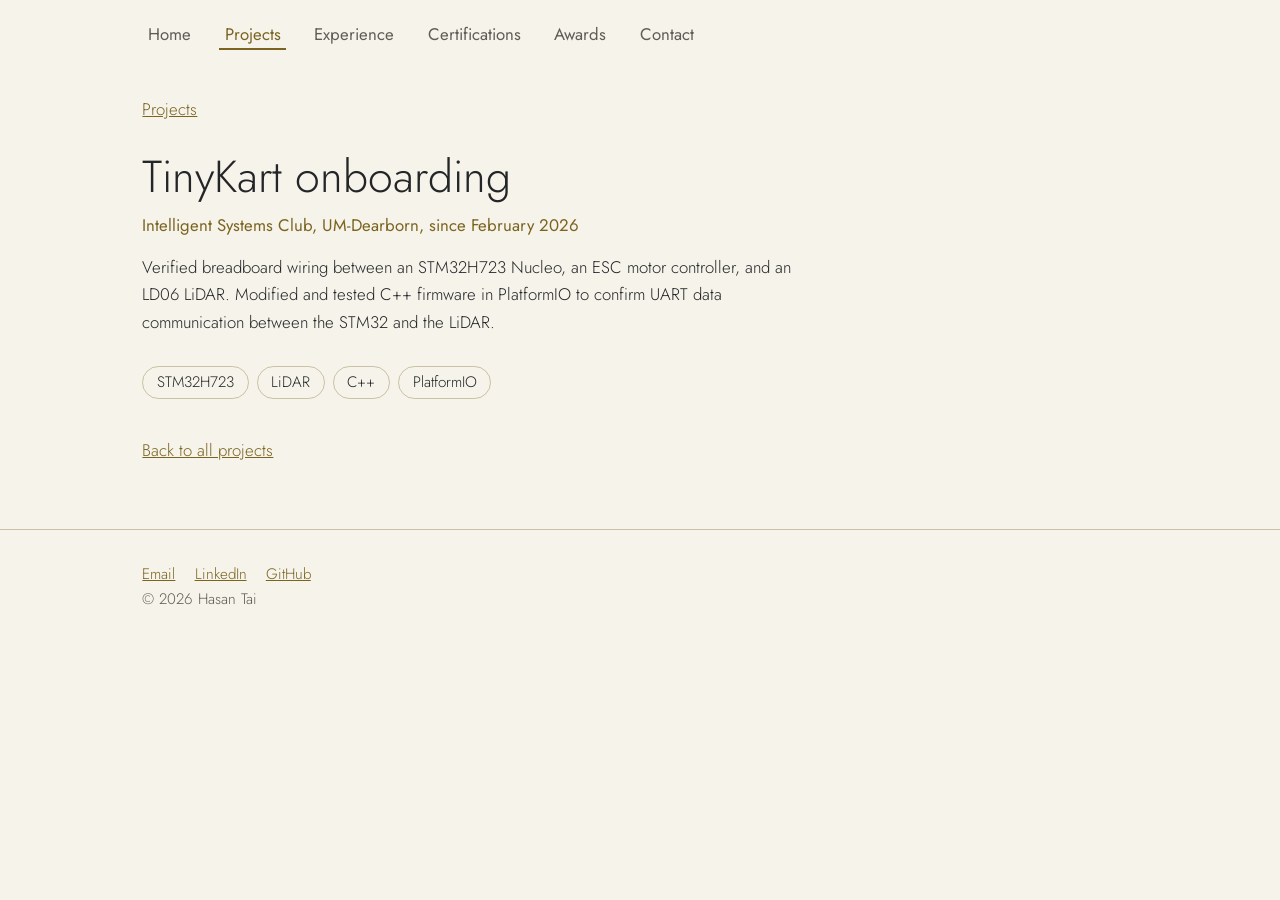
<file: projects/tinykart.html>
<!DOCTYPE html>
<html lang="en"><head><meta charset="utf-8">
<meta name="viewport" content="width=device-width, initial-scale=1, viewport-fit=cover">
<title>TinyKart onboarding | Hasan Tai</title><meta name="description" content="Wiring checks and firmware tests between an STM32, a motor controller, and a LiDAR."><meta property="og:title" content="TinyKart onboarding | Hasan Tai"><meta property="og:description" content="Wiring checks and firmware tests between an STM32, a motor controller, and a LiDAR."><meta property="og:type" content="website"><meta name="theme-color" content="#1f2123">
<link rel="icon" href="data:image/svg+xml,%3Csvg xmlns='http://www.w3.org/2000/svg' viewBox='0 0 100 100'%3E%3Ctext y='.9em' font-size='90'%3E%E2%9A%A1%3C/text%3E%3C/svg%3E">
<link rel="preconnect" href="https://fonts.googleapis.com"><link rel="preconnect" href="https://fonts.gstatic.com" crossorigin>
<link href="https://fonts.googleapis.com/css2?family=Allura&family=Jost:wght@200;300;400;500&display=swap" rel="stylesheet">
<link rel="stylesheet" href="../assets/style.css"></head><body>
<div class="top"><div class="w"><nav aria-label="Site"><a href="../index.html">Home</a><a href="../projects/index.html" aria-current="page">Projects</a><a href="../experience.html">Experience</a><a href="../certifications.html">Certifications</a><a href="../awards.html">Awards</a><a href="../index.html#contact">Contact</a></nav></div></div>
<div class="w"><main class="pg"><p class="crumb"><a href="index.html">Projects</a></p>
<article class="detail"><div><h1 class="pt">TinyKart onboarding</h1><p class="meta">Intelligent Systems Club, UM-Dearborn, since February 2026</p>
<p>Verified breadboard wiring between an STM32H723 Nucleo, an ESC motor controller, and an LD06 LiDAR. Modified and tested C++ firmware in PlatformIO to confirm UART data communication between the STM32 and the LiDAR.</p></div>
<div><ul class="tags"><li>STM32H723</li><li>LiDAR</li><li>C++</li><li>PlatformIO</li></ul></div></article>
<p class="back"><a href="index.html">Back to all projects</a></p></main></div>
<footer class="ft"><div class="w"><a href="mailto:htai6777@gmail.com">Email</a><a href="https://www.linkedin.com/in/hasantai">LinkedIn</a><a href="https://github.com/hasantai">GitHub</a><p>© 2026 Hasan Tai</p></div></footer>
</body></html>
</file>
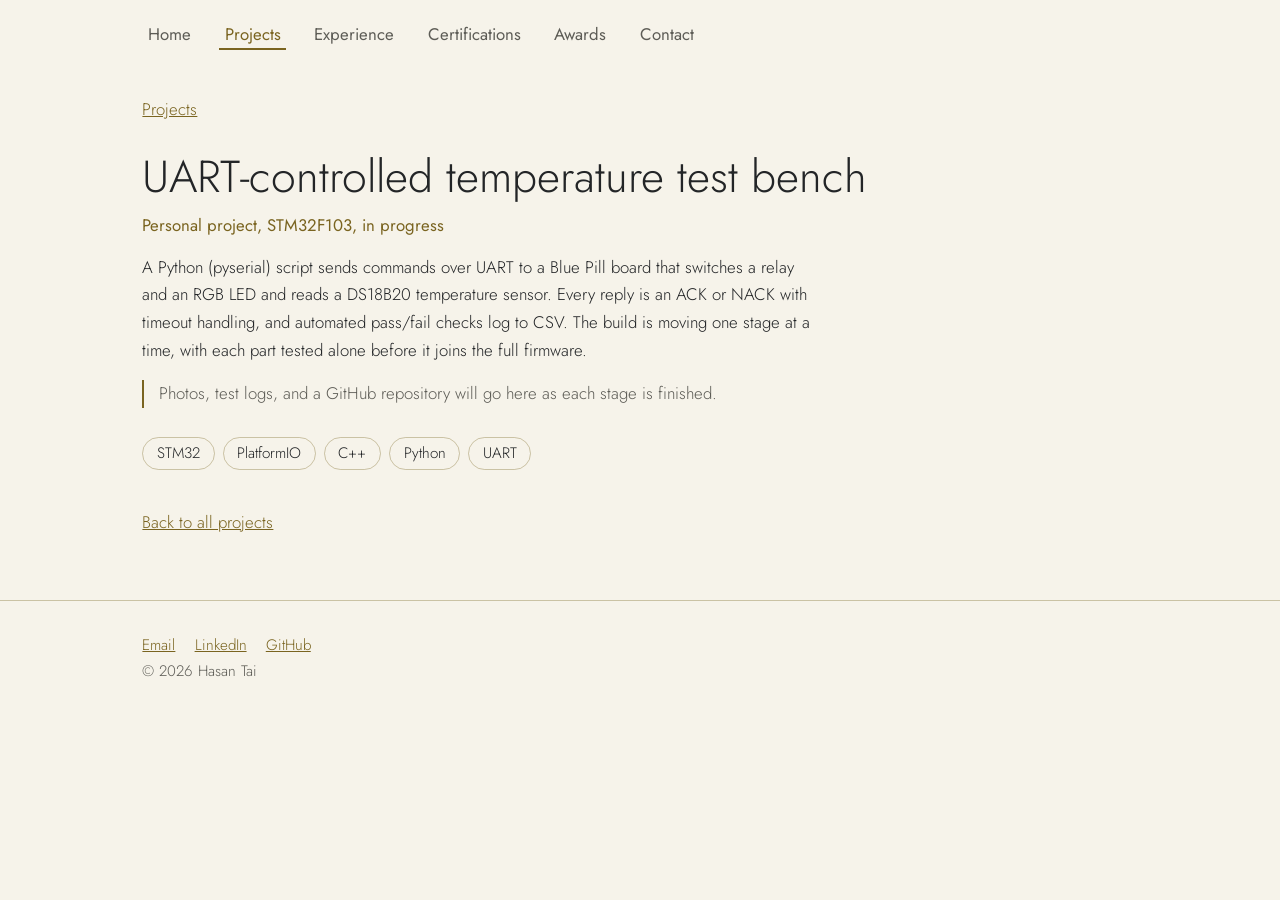
<file: projects/uart-test-bench.html>
<!DOCTYPE html>
<html lang="en"><head><meta charset="utf-8">
<meta name="viewport" content="width=device-width, initial-scale=1, viewport-fit=cover">
<title>UART-controlled temperature test bench | Hasan Tai</title><meta name="description" content="A Python script commands an STM32 over UART to switch a relay and LED and read a temperature sensor."><meta property="og:title" content="UART-controlled temperature test bench | Hasan Tai"><meta property="og:description" content="A Python script commands an STM32 over UART to switch a relay and LED and read a temperature sensor."><meta property="og:type" content="website"><meta name="theme-color" content="#1f2123">
<link rel="icon" href="data:image/svg+xml,%3Csvg xmlns='http://www.w3.org/2000/svg' viewBox='0 0 100 100'%3E%3Ctext y='.9em' font-size='90'%3E%E2%9A%A1%3C/text%3E%3C/svg%3E">
<link rel="preconnect" href="https://fonts.googleapis.com"><link rel="preconnect" href="https://fonts.gstatic.com" crossorigin>
<link href="https://fonts.googleapis.com/css2?family=Allura&family=Jost:wght@200;300;400;500&display=swap" rel="stylesheet">
<link rel="stylesheet" href="../assets/style.css"></head><body>
<div class="top"><div class="w"><nav aria-label="Site"><a href="../index.html">Home</a><a href="../projects/index.html" aria-current="page">Projects</a><a href="../experience.html">Experience</a><a href="../certifications.html">Certifications</a><a href="../awards.html">Awards</a><a href="../index.html#contact">Contact</a></nav></div></div>
<div class="w"><main class="pg"><p class="crumb"><a href="index.html">Projects</a></p>
<article class="detail"><div><h1 class="pt">UART-controlled temperature test bench</h1><p class="meta">Personal project, STM32F103, in progress</p>
<p>A Python (pyserial) script sends commands over UART to a Blue Pill board that switches a relay and an RGB LED and reads a DS18B20 temperature sensor. Every reply is an ACK or NACK with timeout handling, and automated pass/fail checks log to CSV. The build is moving one stage at a time, with each part tested alone before it joins the full firmware.</p>
<p class="wip">Photos, test logs, and a GitHub repository will go here as each stage is finished.</p></div>
<div><ul class="tags"><li>STM32</li><li>PlatformIO</li><li>C++</li><li>Python</li><li>UART</li></ul></div></article>
<p class="back"><a href="index.html">Back to all projects</a></p></main></div>
<footer class="ft"><div class="w"><a href="mailto:htai6777@gmail.com">Email</a><a href="https://www.linkedin.com/in/hasantai">LinkedIn</a><a href="https://github.com/hasantai">GitHub</a><p>© 2026 Hasan Tai</p></div></footer>
</body></html>
</file>
<file: assets/style.css>
:root{--bg:#1f2123;--bg2:#272a2d;--ink:#ece8dc;--mute:#a3a29b;--gold:#d8c690;--line:rgba(216,198,144,.28);box-sizing:border-box;padding-top:env(safe-area-inset-top,0px);padding-bottom:env(safe-area-inset-bottom,0px);color-scheme:dark}
@media (prefers-color-scheme:light){:root:not([data-theme="dark"]){--bg:#f6f3ea;--bg2:#ebe6d6;--ink:#232527;--mute:#5d5c56;--gold:#7a6420;--line:rgba(122,100,32,.35);color-scheme:light}}
:root[data-theme="dark"]{--bg:#1f2123;--bg2:#272a2d;--ink:#ece8dc;--mute:#a3a29b;--gold:#d8c690}
*,*:before,*:after{box-sizing:inherit}html{scroll-padding-top:env(safe-area-inset-top,0px);scroll-behavior:smooth}
body{margin:0;background:var(--bg);color:var(--ink);font:300 1.05rem/1.65 Jost,system-ui,sans-serif}
a{color:var(--gold)}a:focus-visible,button:focus-visible{outline:2px solid var(--gold);outline-offset:3px}
img{max-width:100%;display:block}
.w{max-width:1040px;margin:0 auto;padding:0 1.4rem}
nav{display:flex;gap:1.4rem;justify-content:flex-start;padding:1.2rem 0;flex-wrap:wrap}nav a{background:var(--bg);padding:.1rem .35rem;color:var(--mute);text-decoration:none;font-weight:400}nav a:hover{color:var(--gold)}
.hero{position:relative;display:grid;grid-template-columns:1.3fr 1fr;gap:2rem;align-items:center;padding:2rem 0 4.5rem}
.ph{position:relative;width:min(300px,70%);justify-self:center}.ph .me{width:100%}section:last-of-type{padding-bottom:4rem}
h1{margin:0;font-weight:200;font-size:clamp(3.4rem,10vw,7rem);letter-spacing:.14em;line-height:1;color:var(--ink)}
h1 .s{display:block;font:400 clamp(3rem,9vw,5.6rem)/.8 Allura,cursive;color:var(--gold);letter-spacing:0;margin:-.1em 0 0 1.1em}
.tag{font-size:1.3rem;margin:1.6rem 0 .4rem;font-weight:300}.sub{color:var(--mute);margin:0}
.me{width:min(300px,70%);aspect-ratio:1;border-radius:50%;object-fit:cover;border:1px solid var(--gold);padding:8px;justify-self:center}
.top{position:relative;overflow:hidden}.top .w{position:relative;z-index:1}.cn{position:absolute;width:clamp(170px,18vw,290px);height:auto;fill:none;stroke:var(--gold);stroke-width:1;opacity:.6;pointer-events:none}.cn path{vector-effect:non-scaling-stroke}.cn circle{fill:var(--bg)}.cn.a{top:0;right:0}.cn.b{bottom:0;left:0;transform:rotate(180deg)}@media (max-width:1199px){.cn{display:none}}
section{padding:3.2rem 0;border-top:1px solid var(--line)}
h2{font-weight:200;font-size:2.2rem;letter-spacing:.06em;margin:0 0 1.4rem}h3{font-weight:400;font-size:1.45rem;margin:0 0 .3rem}
.meta{color:var(--gold);margin:0 0 .9rem;font-weight:400}p{max-width:68ch;margin:0 0 1rem}
.phones{display:flex;gap:1.1rem;overflow-x:auto;padding:1rem 0 1.2rem;margin-top:1.2rem;scroll-snap-type:x proximity}
.phones img{height:420px;width:auto;border-radius:22px;scroll-snap-align:start;flex:none}
.proj{display:grid;grid-template-columns:1fr 1fr;gap:2.2rem;padding:2.2rem 0;align-items:start}.proj+.proj{border-top:1px dashed var(--line)}
.shots{display:grid;gap:.7rem}.shots.t{grid-template-columns:repeat(3,1fr)}.shots img{border:1px solid var(--line);width:100%;background:#fff}
.cap{font-size:.88rem;color:var(--mute);margin:.4rem 0 0}
table{border-collapse:collapse;width:100%;max-width:560px;font-size:.95rem;margin:.6rem 0 1rem}th,td{text-align:left;padding:.45rem .6rem;border-bottom:1px solid var(--line)}th{font-weight:500;color:var(--gold)}
.tags{display:flex;flex-wrap:wrap;gap:.5rem;margin:0;padding:0;list-style:none}.tags li{border:1px solid var(--line);border-radius:99px;padding:.2rem .85rem;font-size:.95rem}
.two{display:grid;grid-template-columns:1fr 1fr;gap:2.4rem}.wip{border-left:2px solid var(--gold);padding-left:.9rem;color:var(--mute)}
footer{padding:3rem 0 4rem;border-top:1px solid var(--line);color:var(--mute)}
@media (max-width:760px){.hero,.proj,.two{grid-template-columns:1fr}.ph{order:-1;width:200px}.phones img{height:340px}nav{justify-content:flex-start}}
html{-webkit-text-size-adjust:100%}.w{padding-left:max(1.4rem,env(safe-area-inset-left,0px));padding-right:max(1.4rem,env(safe-area-inset-right,0px))}a{overflow-wrap:anywhere}
.certs{list-style:none;margin:1rem 0 0;padding:0;display:grid;grid-template-columns:repeat(auto-fill,minmax(250px,1fr));gap:.9rem 2rem}.certs li{border-left:2px solid var(--line);padding-left:.8rem}.certs b{display:block;font-weight:400}.certs span{color:var(--mute);font-size:.92rem}
@media (max-width:760px){body{font-size:1rem}section{padding:2.4rem 0}h2{font-size:1.8rem}.hero{padding:.5rem 0 2.5rem;gap:1.4rem}nav{gap:.2rem}nav a{padding:.6rem .55rem}.phones{margin-left:-1.4rem;margin-right:-1.4rem;padding-left:1.4rem;padding-right:1.4rem;-webkit-overflow-scrolling:touch}th,td{font-size:.88rem;padding:.4rem .35rem}.tag{font-size:1.2rem}}
@media (max-width:520px){.shots.t{grid-template-columns:1fr!important}.phones img{height:300px}}
.certs a{color:inherit;text-decoration:none;display:block}.certs a:hover b{color:var(--gold)}.certs .v{color:var(--gold);font-size:.88rem}.certs a span{display:block}
.tr{display:none;position:absolute;inset:0;width:100%;height:100%;overflow:visible;fill:none;stroke:var(--gold);stroke-width:1;opacity:.6;pointer-events:none}.tr path{vector-effect:non-scaling-stroke}.tr circle{fill:var(--bg)}
.cards{display:grid;grid-template-columns:repeat(auto-fill,minmax(300px,1fr));gap:1.6rem}
.card{display:flex;flex-direction:column;color:inherit;text-decoration:none;border:1px solid var(--line);background:var(--bg2);transition:border-color .2s,transform .2s}
.card:hover,.card:focus-visible{border-color:var(--gold);transform:translateY(-3px)}
.card .th{aspect-ratio:16/10;overflow:hidden;background:#1b1d1f}.card .th img{width:100%;height:100%;object-fit:cover}.card .th.c img{object-fit:contain}
.card .th .no{display:grid;place-items:center;height:100%;color:var(--gold);font-size:1.15rem;letter-spacing:.12em}
.card .bd{padding:1.1rem 1.2rem 1.3rem}.card h3{margin:0 0 .2rem}.card p{margin:0 0 .8rem}.card .meta{margin-bottom:.5rem}.card .tags{margin-top:.2rem}
@media (prefers-reduced-motion:reduce){.card{transition:none}.card:hover,.card:focus-visible{transform:none}}
.pg{padding:.5rem 0 3rem}.crumb{margin:1.2rem 0 1.6rem}h1.pt{font-weight:300;font-size:clamp(1.9rem,5vw,2.8rem);letter-spacing:0;line-height:1.2;margin:0 0 .5rem}
.detail>div+div{margin-top:1.8rem}.detail .shots{max-width:900px}.back{margin-top:2.4rem}
.ft{border-top:1px solid var(--line);padding:2rem 0 3rem;color:var(--mute);font-size:.95rem}.ft a{margin-right:1.2rem}
@media (max-width:760px){.tr{display:block}.hero{text-align:center}h1{padding-left:.14em}h1 .s{margin:-.1em 0 0 1.4rem}nav{justify-content:center;gap:0}nav a{font-size:.92rem;padding:.6rem .45rem}.sub{max-width:34ch;margin:0 auto}.hero .tag{margin-top:1.2rem}}

nav a[aria-current="page"]{color:var(--gold);box-shadow:inset 0 -2px 0 var(--gold)}
.tl{list-style:none;margin:0 0 2rem;padding:0;border-left:1px solid var(--line)}.tl>li{position:relative;padding:0 0 2rem 1.6rem}.tl>li:before{content:"";position:absolute;left:-5px;top:.65rem;width:9px;height:9px;border-radius:50%;background:var(--bg);border:1px solid var(--gold)}
.tl h3{margin:0}.tl .meta{margin:.15rem 0 .6rem}.bl{margin:0;padding-left:1.1rem;max-width:68ch}.bl li{margin-bottom:.4rem}
.item{padding:1.5rem 0;border-top:1px dashed var(--line)}.item:first-of-type{border-top:0}.item h3{margin:0}
.pg h2{font-size:1.7rem;margin:2.4rem 0 1.2rem}.pg .certs{margin-top:.4rem}.certs .acr{color:var(--mute);font-size:.88rem}.lead{color:var(--mute);max-width:60ch;margin-bottom:1.6rem}
.cards.three{grid-template-columns:repeat(auto-fill,minmax(230px,1fr))}.card.link .bd{padding:1.3rem 1.3rem 1.4rem}.card.link h3{color:var(--gold)}
@media (max-width:760px){nav a{font-size:.88rem;padding:.55rem .4rem}}
</file>
